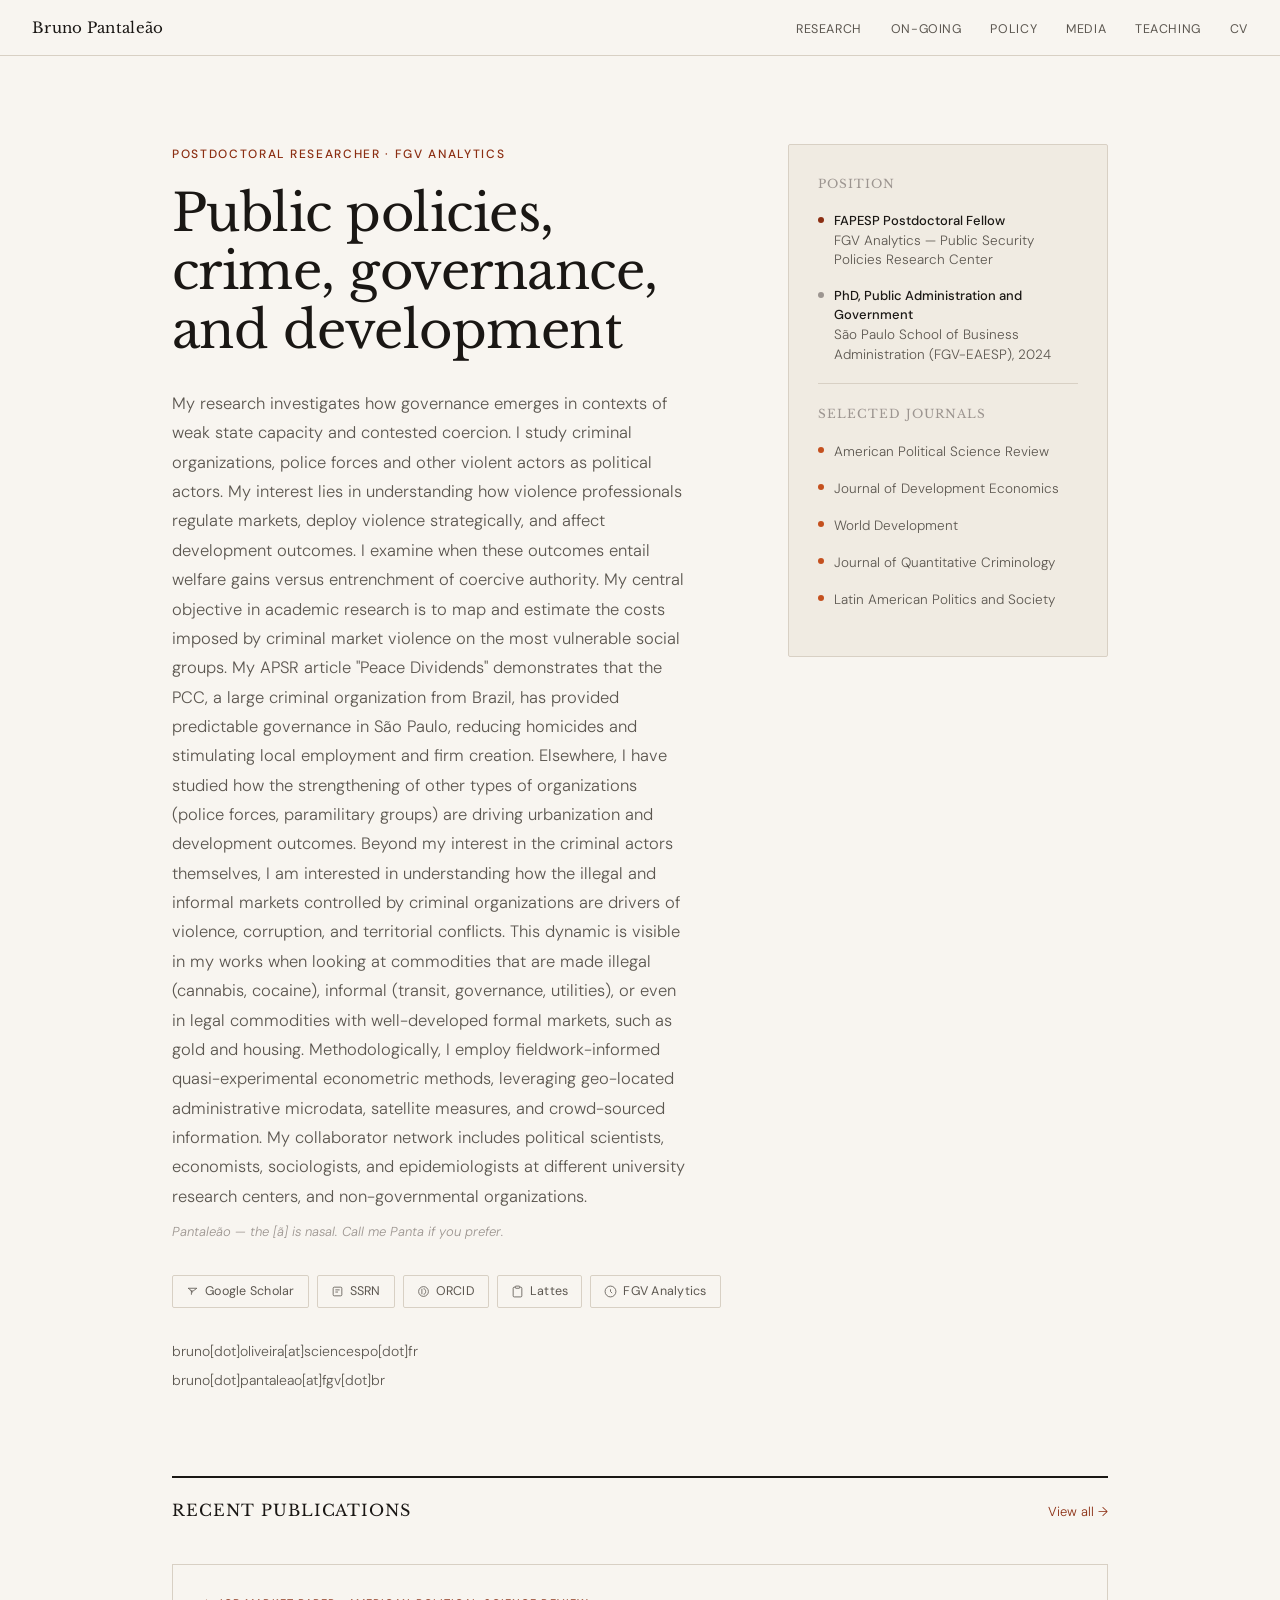
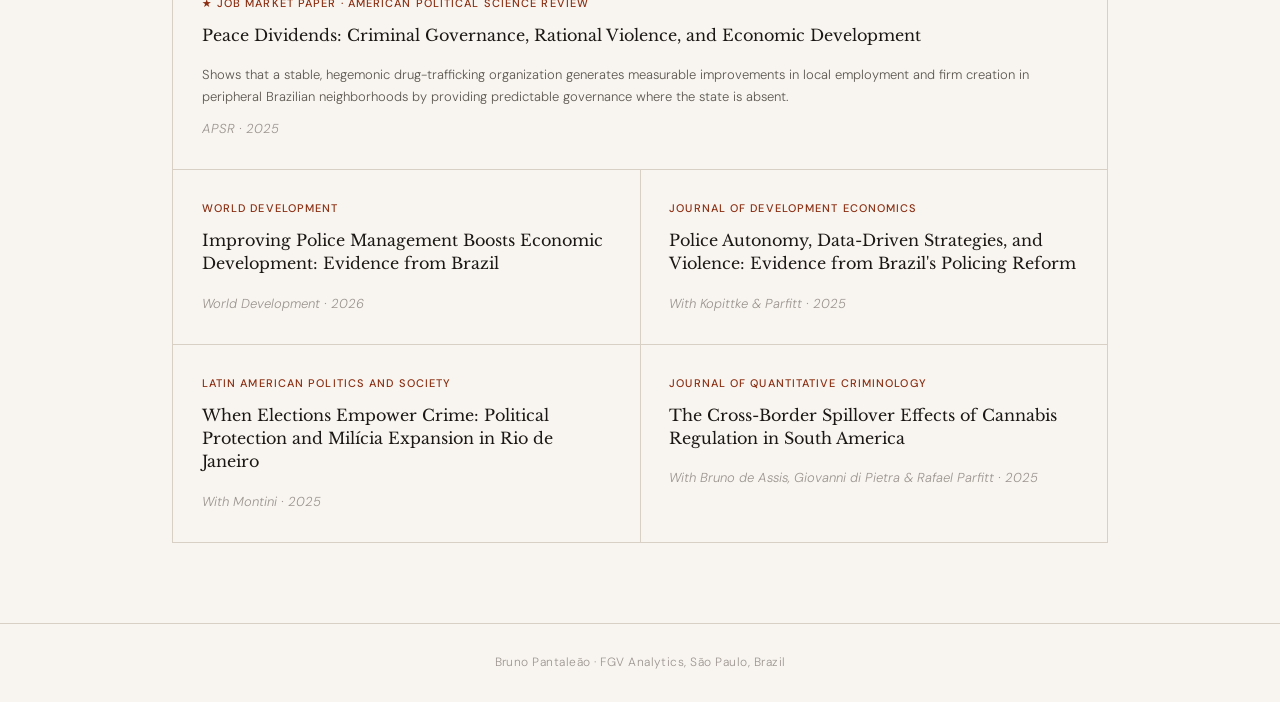
<file: index.html>
<!DOCTYPE html>
<html lang="en">
<head>
<meta charset="UTF-8">
<meta name="viewport" content="width=device-width, initial-scale=1.0">
<title>Bruno Pantaleão — Researcher</title>
<link rel="stylesheet" href="style.css">
<style>
.hero {
  display: grid;
  grid-template-columns: 1fr 320px;
  gap: 4rem;
  max-width: 1000px;
  margin: 0 auto;
  padding: 5.5rem 2rem 5rem;
  align-items: start;
}
.hero-eyebrow {
  font-size: 12px; font-weight: 500;
  letter-spacing: 0.14em; text-transform: uppercase;
  color: var(--accent); margin-bottom: 1.2rem;
}
h1 {
  font-family: var(--serif);
  font-size: clamp(2.2rem, 5vw, 3.2rem);
  font-weight: 400; line-height: 1.15;
  letter-spacing: -0.01em; margin-bottom: 1.8rem;
}
h1 em { font-style: italic; color: var(--accent); }
.hero-bio {
  font-size: 16.5px; line-height: 1.78;
  color: var(--ink-muted); max-width: 520px; margin-bottom: 0.6rem;
}
.hero-bio strong { color: var(--ink); font-weight: 500; }
.pronunc {
  font-size: 13px; color: var(--ink-faint);
  font-style: italic; margin-bottom: 2rem; display: block;
}
.links-row { display: flex; flex-wrap: wrap; gap: 8px; margin-bottom: 1.8rem; }
.email-block { font-size: 14px; color: var(--ink-muted); line-height: 2.1; }
.email-block a {
  color: var(--accent); text-decoration: none;
  border-bottom: 1px solid transparent; transition: border-color 0.2s;
}
.email-block a:hover { border-color: var(--accent); }

/* sidebar */
.sidebar-card {
  background: var(--paper-warm);
  border: 1px solid var(--rule);
  border-radius: 2px; padding: 1.8rem;
  position: sticky; top: 72px;
}
.sidebar-card h3 {
  font-family: var(--serif); font-size: 12px; font-weight: 400;
  letter-spacing: 0.09em; text-transform: uppercase;
  color: var(--ink-faint); margin-bottom: 1.1rem;
}
.affil-item {
  display: flex; gap: 10px; align-items: flex-start;
  margin-bottom: 1.1rem; font-size: 13.5px;
  color: var(--ink-muted); line-height: 1.45;
}
.affil-dot {
  width: 6px; height: 6px; border-radius: 50%;
  background: var(--accent); margin-top: 5px; flex-shrink: 0;
}
.affil-item strong { display: block; color: var(--ink); font-weight: 500; font-size: 13px; }
.sidebar-hr { border: none; border-top: 1px solid var(--rule); margin: 1.2rem 0; }

/* themes */
.section { max-width: 1000px; margin: 0 auto; padding: 0 2rem 5rem; }
.section-header {
  display: flex; align-items: baseline; justify-content: space-between;
  border-top: 2px solid var(--ink); padding-top: 1.2rem; margin-bottom: 2.5rem;
}
.section-header h2 {
  font-family: var(--serif); font-size: 1rem; font-weight: 400;
  letter-spacing: 0.06em; text-transform: uppercase;
}
.section-header a {
  font-size: 13px; color: var(--accent); text-decoration: none;
  border-bottom: 1px solid transparent; transition: border-color 0.2s;
}
.section-header a:hover { border-color: var(--accent); }
.themes-row {
  display: grid; grid-template-columns: repeat(3, 1fr);
  gap: 1px; background: var(--rule);
  border: 1px solid var(--rule); margin-bottom: 4rem;
}
.theme-cell { background: var(--paper); padding: 1.6rem; }
.theme-num {
  font-family: var(--serif); font-size: 1.9rem;
  color: var(--rule); display: block; margin-bottom: 0.4rem;
}
.theme-title {
  font-family: var(--serif); font-size: 1rem;
  font-weight: 400; color: var(--ink); margin-bottom: 0.5rem;
}
.theme-desc { font-size: 13px; line-height: 1.6; color: var(--ink-muted); }

/* featured papers grid */
.papers-grid {
  display: grid; grid-template-columns: 1fr 1fr;
  gap: 1px; background: var(--rule); border: 1px solid var(--rule);
}
.paper-card {
  background: var(--paper); padding: 1.8rem;
  display: flex; flex-direction: column; gap: 0.7rem;
  transition: background 0.18s; text-decoration: none;
}
.paper-card:hover { background: var(--paper-warm); }
.paper-card .paper-badge { margin-bottom: 0; }
.paper-card .paper-title { font-size: 1rem; }
.paper-card .paper-meta { font-size: 13px; color: var(--ink-faint); font-style: italic; margin: 0; }
.paper-card .paper-abstract-short { font-size: 13px; line-height: 1.65; color: var(--ink-muted); }
.paper-full { grid-column: 1 / -1; }

@keyframes fadeUp {
  from { opacity: 0; transform: translateY(14px); }
  to   { opacity: 1; transform: translateY(0); }
}
.hero-text { animation: fadeUp 0.55s ease both; }
.sidebar-card { animation: fadeUp 0.55s 0.12s ease both; }

@media (max-width: 720px) {
  .hero { grid-template-columns: 1fr; padding: 3rem 1.25rem 3rem; gap: 2.5rem; }
  .sidebar-card { position: static; }
  .papers-grid { grid-template-columns: 1fr; }
  .themes-row { grid-template-columns: 1fr; }
  .paper-full { grid-column: 1; }
  .section { padding: 0 1.25rem 4rem; }
}
</style>
</head>
<body>

<nav>
  <a href="index.html" class="nav-name">Bruno Pantaleão</a>
  <ul class="nav-links">
    <li><a href="research.html">Research</a></li>
    <li><a href="ongoing.html">On-going</a></li>
    <li><a href="policy.html">Policy</a></li>
    <li><a href="media.html">Media</a></li>
    <li><a href="teaching.html">Teaching</a></li>
    <li><a href="cv.html">CV</a></li>
  </ul>
</nav>

<section class="hero">
  <div class="hero-text">
    <p class="hero-eyebrow">Postdoctoral Researcher · FGV Analytics</p>
    <h1>Public policies, crime, governance, and development</h1>
    
    <p class="hero-bio">
My research investigates how governance emerges in contexts of weak state capacity and contested coercion. I study criminal organizations, police forces and other violent actors as political actors. My interest lies in understanding how violence professionals regulate markets, deploy violence strategically, and affect development outcomes. I examine when these outcomes entail welfare gains versus entrenchment of coercive authority. My central objective in academic research is to map and estimate the costs imposed by criminal market violence on the most vulnerable social groups. 
My APSR article "Peace Dividends" demonstrates that the PCC, a large criminal organization from Brazil, has provided predictable governance in São Paulo, reducing homicides and stimulating local employment and firm creation. Elsewhere, I have studied how the strengthening of other types of organizations (police forces, paramilitary groups) are driving urbanization and development outcomes.
Beyond my interest in the criminal actors themselves, I am interested in understanding how the illegal and informal markets controlled by criminal organizations are drivers of violence, corruption, and territorial conflicts. This dynamic is visible in my works when looking at commodities that are made illegal (cannabis, cocaine), informal (transit, governance, utilities), or even in legal commodities with well-developed formal markets, such as gold and housing. 
Methodologically, I employ fieldwork-informed quasi-experimental econometric methods, leveraging geo-located administrative microdata, satellite measures, and crowd-sourced information. My collaborator network includes political scientists, economists, sociologists, and epidemiologists at different university research centers, and non-governmental organizations.
    </p>

    <span class="pronunc">Pantaleão — the [ã] is nasal. Call me Panta if you prefer.</span>

    <div class="links-row">
      <a class="link-pill" href="https://scholar.google.fr/citations?user=aN9Eio4AAAAJ&hl=en" target="_blank">
        <svg viewBox="0 0 24 24" fill="none" stroke="currentColor" stroke-width="1.5"><path d="M12 14l-2-2m0 0l-2-2m2 2l2-2m-2 2v6M4 6h16M4 6l8 6 8-6"/></svg>
        Google Scholar
      </a>
      <a class="link-pill" href="https://papers.ssrn.com/Sol3/Cf_Dev/AbsByAuth.cfm?per_id=6332960" target="_blank">
        <svg viewBox="0 0 24 24" fill="none" stroke="currentColor" stroke-width="1.5"><rect x="4" y="4" width="16" height="16" rx="2"/><path d="M8 9h8M8 13h5"/></svg>
        SSRN
      </a>
      <a class="link-pill" href="https://orcid.org/0000-0002-9605-2483" target="_blank">
        <svg viewBox="0 0 24 24" fill="none" stroke="currentColor" stroke-width="1.5"><circle cx="12" cy="12" r="9"/><path d="M9 7v10M12 7c2.5 0 4 1.5 4 5s-1.5 5-4 5"/></svg>
        ORCID
      </a>
      <a class="link-pill" href="http://lattes.cnpq.br/6629468562676391" target="_blank">
        <svg viewBox="0 0 24 24" fill="none" stroke="currentColor" stroke-width="1.5"><path d="M16 4h2a2 2 0 0 1 2 2v14a2 2 0 0 1-2 2H6a2 2 0 0 1-2-2V6a2 2 0 0 1 2-2h2"/><rect x="8" y="2" width="8" height="4" rx="1"/></svg>
        Lattes
      </a>
      <a class="link-pill" href="https://analytics.fgv.br/node/213" target="_blank">
        <svg viewBox="0 0 24 24" fill="none" stroke="currentColor" stroke-width="1.5"><circle cx="12" cy="12" r="10"/><path d="M12 8v4l3 3"/></svg>
        FGV Analytics
      </a>
    </div>

    <div class="email-block">
      bruno[dot]oliveira[at]sciencespo[dot]fr<br>
      bruno[dot]pantaleao[at]fgv[dot]br
    </div>
  </div>

  <aside class="sidebar-card">
    <h3>Position</h3>
    <div class="affil-item">
      <div class="affil-dot"></div>
      <div><strong>FAPESP Postdoctoral Fellow</strong>FGV Analytics — Public Security Policies Research Center</div>
    </div>
    <div class="affil-item">
      <div class="affil-dot" style="background:var(--ink-faint)"></div>
      <div><strong>PhD, Public Administration and Government </strong> São Paulo School of Business Administration (FGV-EAESP), 2024</div>
    </div>
    <hr class="sidebar-hr">
    <h3>Selected Journals</h3>
    <div class="affil-item">
      <div class="affil-dot" style="background:var(--accent-light)"></div>
      <div>American Political Science Review</div>
    </div>
    <div class="affil-item">
      <div class="affil-dot" style="background:var(--accent-light)"></div>
      <div>Journal of Development Economics</div>
    </div>
    <div class="affil-item">
      <div class="affil-dot" style="background:var(--accent-light)"></div>
      <div>World Development</div>
    </div>
    <div class="affil-item">
      <div class="affil-dot" style="background:var(--accent-light)"></div>
      <div>Journal of Quantitative Criminology</div>
    </div>
    <div class="affil-item">
      <div class="affil-dot" style="background:var(--accent-light)"></div>
      <div>Latin American Politics and Society</div>
    </div>
  </aside>
</section>

<section class="section" id="research">
  <div class="section-header">
    <h2>Recent publications</h2>
    <a href="research.html">View all →</a>
  </div>
  <div class="papers-grid">
    <a class="paper-card paper-full" href="https://doi.org/10.1017/S0003055425101354" target="_blank">
      <span class="paper-badge">★ Job Market Paper · American Political Science Review</span>
      <p class="paper-title">Peace Dividends: Criminal Governance, Rational Violence, and Economic Development</p>
      <p class="paper-abstract-short">Shows that a stable, hegemonic drug-trafficking organization generates measurable improvements in local employment and firm creation in peripheral Brazilian neighborhoods by providing predictable governance where the state is absent.</p>
      <span class="paper-meta">APSR · 2025</span>
    </a>
    <a class="paper-card" href="https://doi.org/10.1016/j.worlddev.2026.107345" target="_blank">
      <span class="paper-badge"> World Development</span>
      <p class="paper-title">Improving Police Management Boosts Economic Development: Evidence from Brazil</p>
      <span class="paper-meta">World Development · 2026</span>
    </a>
    <a class="paper-card" href="https://doi.org/10.1016/j.jdeveco.2025.103603" target="_blank">
      <span class="paper-badge">Journal of Development Economics</span>
      <p class="paper-title">Police Autonomy, Data-Driven Strategies, and Violence: Evidence from Brazil's Policing Reform</p>
      <span class="paper-meta">With Kopittke &amp; Parfitt · 2025</span>
    </a>
    <a class="paper-card" href="https://doi.org/10.1017/lap.2025.10026" target="_blank">
      <span class="paper-badge">Latin American Politics and Society</span>
      <p class="paper-title">When Elections Empower Crime: Political Protection and Milícia Expansion in Rio de Janeiro</p>
      <span class="paper-meta">With Montini · 2025</span>
    </a>
     <a class="paper-card" href="https://doi.org/10.1007/s10940-025-09603-z" target="_blank">
      <span class="paper-badge">Journal of Quantitative Criminology</span>
      <p class="paper-title">The Cross-Border Spillover Effects of Cannabis Regulation in South America</p>
      <span class="paper-meta">With Bruno de Assis, Giovanni di Pietra & Rafael Parfitt  · 2025</span>
    </a>
  </div>
</section>

<footer>Bruno Pantaleão · FGV Analytics, São Paulo, Brazil </footer>

</body>
</html>
</file>
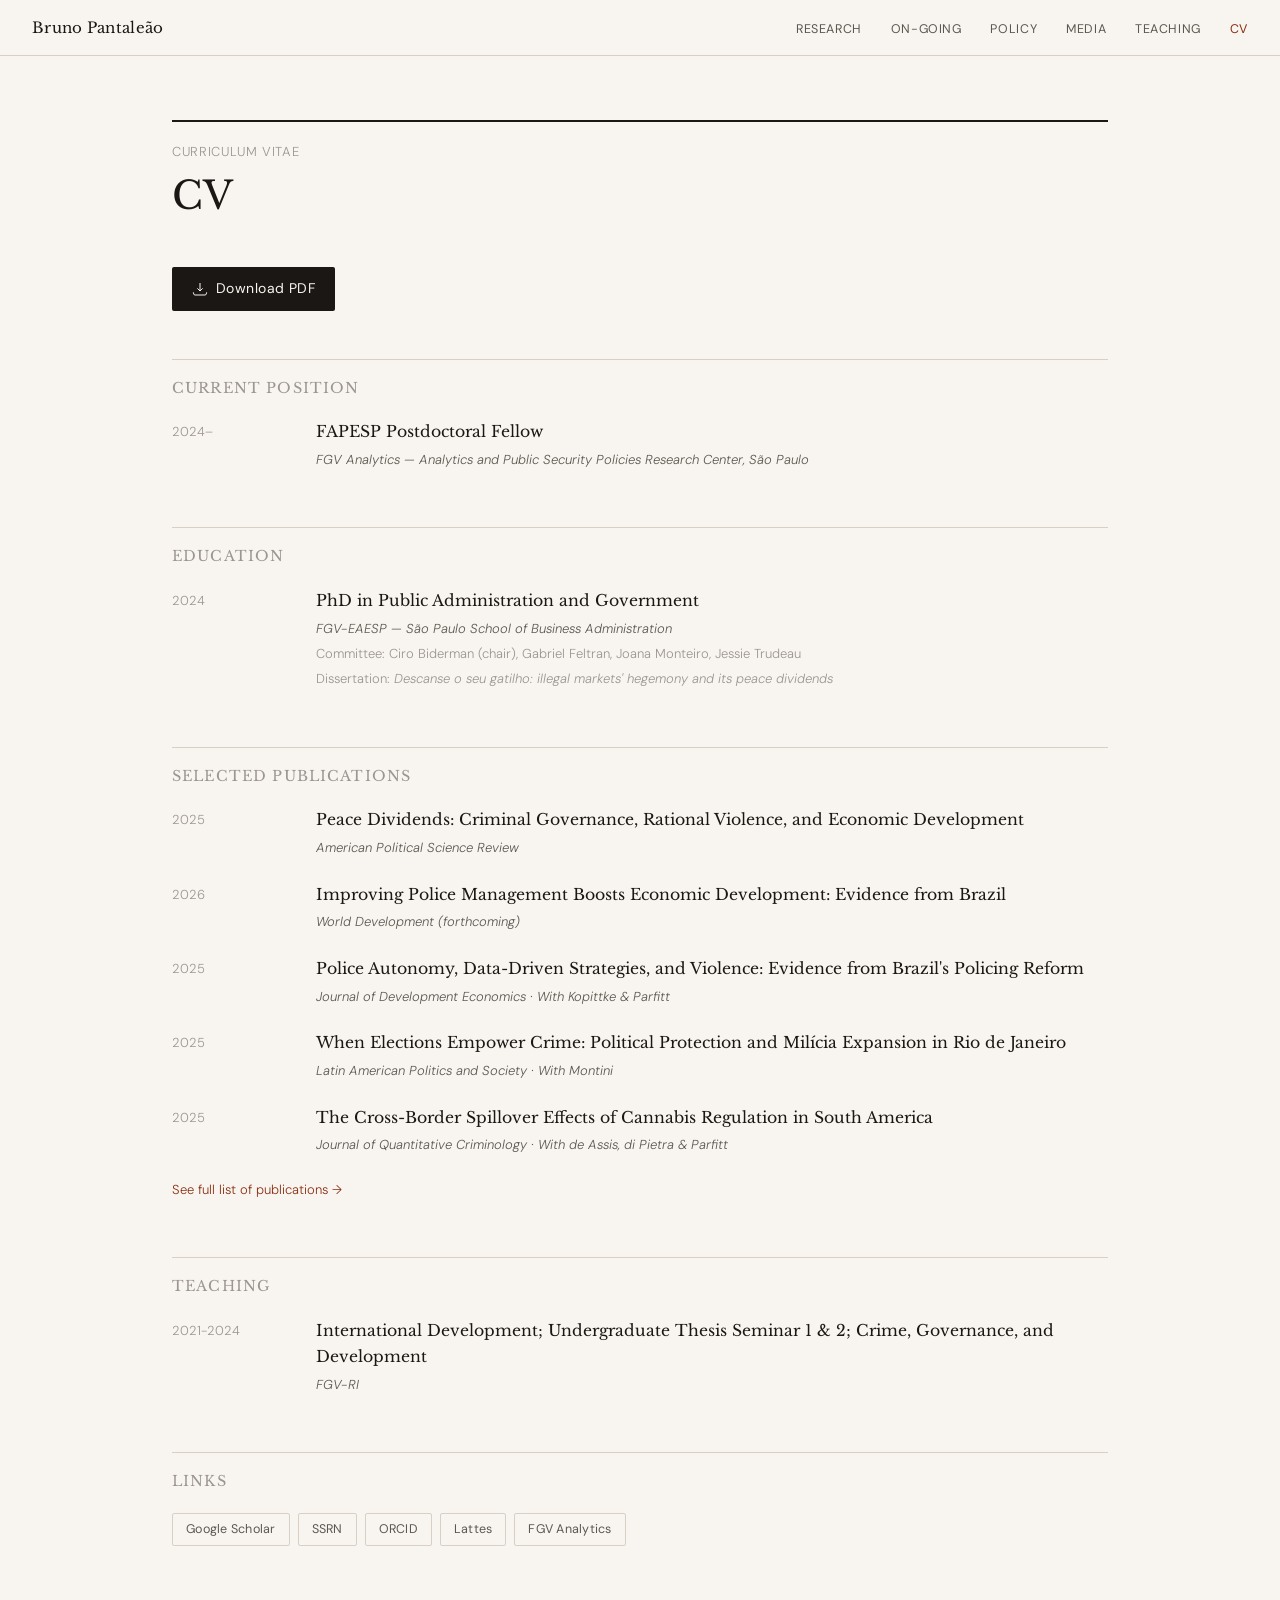
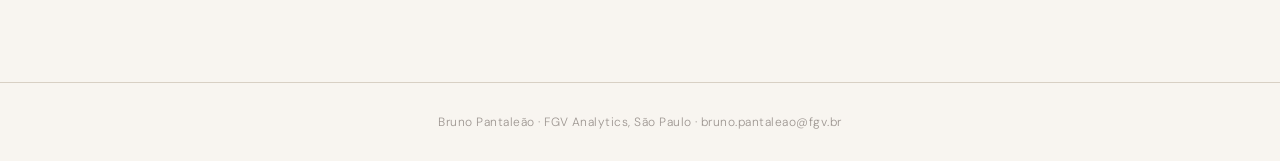
<file: cv.html>
<!DOCTYPE html>
<html lang="en">
<head>
<meta charset="UTF-8">
<meta name="viewport" content="width=device-width, initial-scale=1.0">
<title>CV — Bruno Pantaleão</title>
<link rel="stylesheet" href="style.css">
<style>
.cv-actions {
  display: flex; gap: 12px; flex-wrap: wrap; margin-bottom: 3rem;
}
.cv-download {
  display: inline-flex; align-items: center; gap: 8px;
  padding: 10px 20px;
  background: var(--ink); color: var(--paper);
  text-decoration: none; font-size: 14px; font-weight: 400;
  border-radius: 2px; letter-spacing: 0.03em;
  transition: background 0.18s;
}
.cv-download:hover { background: var(--accent); }
.cv-download svg { width: 16px; height: 16px; }

.cv-section { margin-bottom: 3.5rem; }
.cv-section h2 {
  font-family: var(--serif); font-size: 0.9rem; font-weight: 400;
  letter-spacing: 0.08em; text-transform: uppercase;
  color: var(--ink-faint); margin-bottom: 1.2rem;
  border-top: 1px solid var(--rule); padding-top: 1rem;
}
.cv-row {
  display: grid; grid-template-columns: 120px 1fr;
  gap: 1.5rem; margin-bottom: 1.4rem; align-items: start;
}
.cv-year { font-size: 13px; color: var(--ink-faint); padding-top: 2px; }
.cv-entry-title {
  font-family: var(--serif); font-size: 0.98rem;
  font-weight: 400; color: var(--ink); margin-bottom: 0.2rem;
}
.cv-entry-sub { font-size: 13px; color: var(--ink-muted); font-style: italic; }
.cv-entry-detail { font-size: 13px; color: var(--ink-faint); margin-top: 0.2rem; }

@media (max-width: 500px) {
  .cv-row { grid-template-columns: 1fr; gap: 0.2rem; }
  .cv-year { font-size: 12px; }
}
</style>
</head>
<body>

<nav>
  <a href="index.html" class="nav-name">Bruno Pantaleão</a>
  <ul class="nav-links">
    <li><a href="research.html">Research</a></li>
    <li><a href="ongoing.html">On-going</a></li>
    <li><a href="policy.html">Policy</a></li>
    <li><a href="media.html">Media</a></li>
    <li><a href="teaching.html">Teaching</a></li>
    <li><a href="cv.html" class="active">CV</a></li>
  </ul>
</nav>

<div class="page-wrap">
  <div class="page-header">
    <p class="sub">Curriculum vitae</p>
    <h1>CV</h1>
  </div>

  <div class="cv-actions">
    <a class="cv-download" href="CV_bruno_pantaleao.pdf" target="_blank">
      <svg viewBox="0 0 24 24" fill="none" stroke="currentColor" stroke-width="1.5">
        <path d="M12 15V3m0 12l-4-4m4 4l4-4M2 17l.621 2.485A2 2 0 004.561 21h14.878a2 2 0 001.94-1.515L22 17"/>
      </svg>
      Download PDF
    </a>
  </div>

  <div class="cv-section">
    <h2>Current Position</h2>
    <div class="cv-row">
      <span class="cv-year">2024–</span>
      <div>
        <p class="cv-entry-title">FAPESP Postdoctoral Fellow</p>
        <p class="cv-entry-sub">FGV Analytics — Analytics and Public Security Policies Research Center, São Paulo</p>
      </div>
    </div>
  </div>

  <div class="cv-section">
    <h2>Education</h2>
    <div class="cv-row">
      <span class="cv-year">2024</span>
      <div>
        <p class="cv-entry-title">PhD in Public Administration and Government</p>
        <p class="cv-entry-sub">FGV-EAESP — São Paulo School of Business Administration</p>
        <p class="cv-entry-detail">Committee: Ciro Biderman (chair), Gabriel Feltran, Joana Monteiro, Jessie Trudeau</p>
        <p class="cv-entry-detail">Dissertation: <em>Descanse o seu gatilho: illegal markets' hegemony and its peace dividends</em></p>
      </div>
    </div>
  </div>

  <div class="cv-section">
    <h2>Selected Publications</h2>
    <div class="cv-row">
      <span class="cv-year">2025</span>
      <div>
        <p class="cv-entry-title">Peace Dividends: Criminal Governance, Rational Violence, and Economic Development</p>
        <p class="cv-entry-sub">American Political Science Review</p>
      </div>
    </div>
    <div class="cv-row">
      <span class="cv-year">2026</span>
      <div>
        <p class="cv-entry-title">Improving Police Management Boosts Economic Development: Evidence from Brazil</p>
        <p class="cv-entry-sub">World Development (forthcoming)</p>
      </div>
    </div>
    <div class="cv-row">
      <span class="cv-year">2025</span>
      <div>
        <p class="cv-entry-title">Police Autonomy, Data-Driven Strategies, and Violence: Evidence from Brazil's Policing Reform</p>
        <p class="cv-entry-sub">Journal of Development Economics · With Kopittke &amp; Parfitt</p>
      </div>
    </div>
    <div class="cv-row">
      <span class="cv-year">2025</span>
      <div>
        <p class="cv-entry-title">When Elections Empower Crime: Political Protection and Milícia Expansion in Rio de Janeiro</p>
        <p class="cv-entry-sub">Latin American Politics and Society · With Montini</p>
      </div>
    </div>
    <div class="cv-row">
      <span class="cv-year">2025</span>
      <div>
        <p class="cv-entry-title">The Cross-Border Spillover Effects of Cannabis Regulation in South America</p>
        <p class="cv-entry-sub">Journal of Quantitative Criminology · With de Assis, di Pietra &amp; Parfitt</p>
      </div>
    </div>
    <p style="font-size:13px;color:var(--ink-faint);margin-top:0.5rem;"><a href="research.html" style="color:var(--accent);text-decoration:none;border-bottom:1px solid transparent;" onmouseover="this.style.borderColor='var(--accent)'" onmouseout="this.style.borderColor='transparent'">See full list of publications →</a></p>
  </div>

  <div class="cv-section">
    <h2>Teaching</h2>
    <div class="cv-row">
      <span class="cv-year">2021-2024</span>
      <div>
        <p class="cv-entry-title">International Development; Undergraduate Thesis Seminar 1 &amp; 2; Crime, Governance, and Development</p>
        <p class="cv-entry-sub">FGV-RI</p>
      </div>
    </div>
  </div>

  <div class="cv-section">
    <h2>Links</h2>
    <div style="display:flex;flex-wrap:wrap;gap:8px;">
      <a class="link-pill" href="https://scholar.google.fr/citations?user=aN9Eio4AAAAJ&hl=en" target="_blank">Google Scholar</a>
      <a class="link-pill" href="https://papers.ssrn.com/Sol3/Cf_Dev/AbsByAuth.cfm?per_id=6332960" target="_blank">SSRN</a>
      <a class="link-pill" href="https://orcid.org/0000-0002-9605-2483" target="_blank">ORCID</a>
      <a class="link-pill" href="http://lattes.cnpq.br/6629468562676391" target="_blank">Lattes</a>
      <a class="link-pill" href="https://analytics.fgv.br/node/213" target="_blank">FGV Analytics</a>
    </div>
  </div>

</div>

<footer>Bruno Pantaleão · FGV Analytics, São Paulo · <a href="mailto:bruno.pantaleao@fgv.br" style="color:var(--ink-faint);text-decoration:none;">bruno.pantaleao@fgv.br</a></footer>
</body>
</html>
</file>
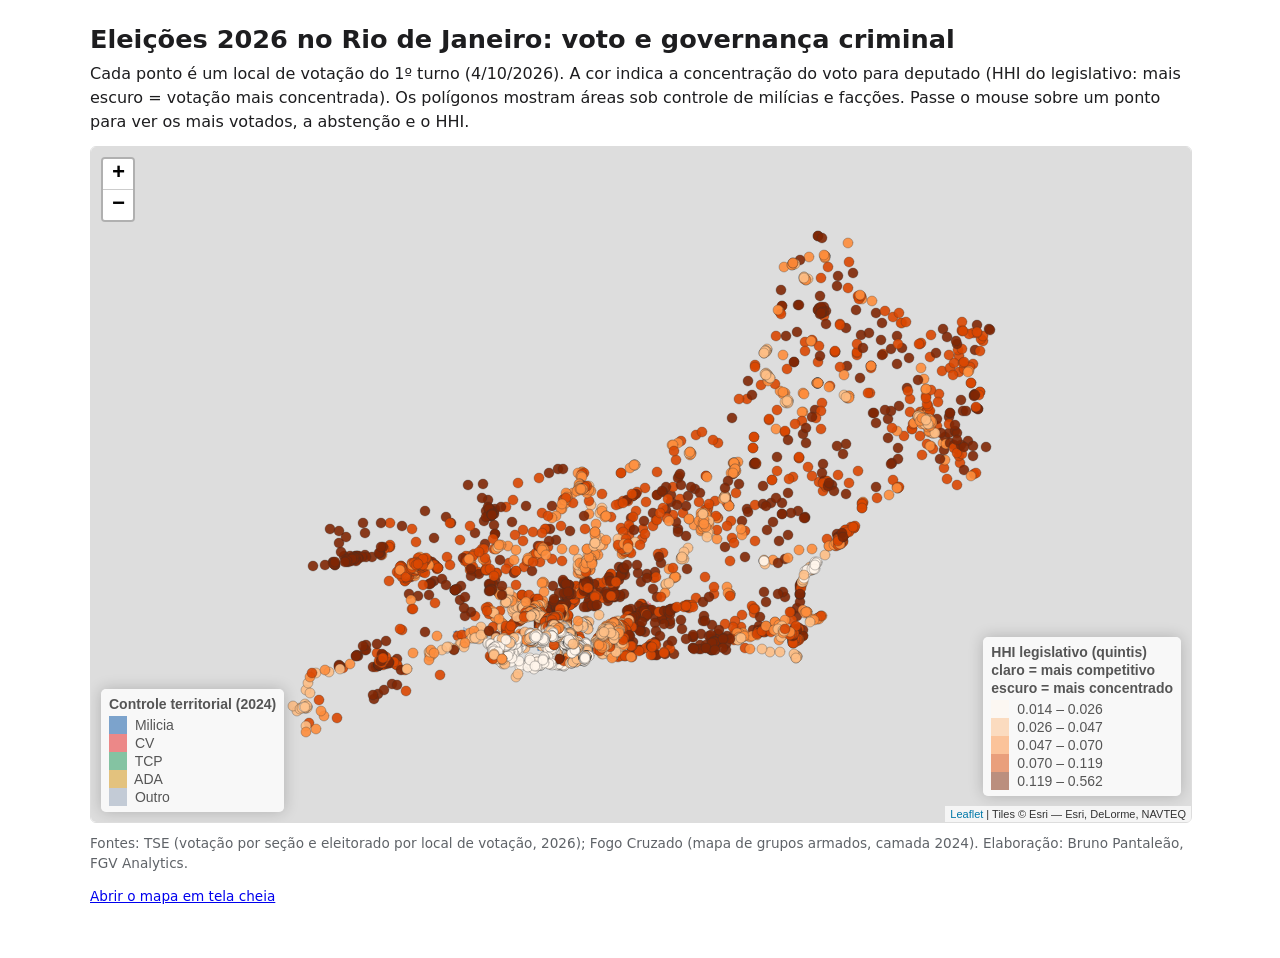
<file: eleicoes-lv.html>
<!doctype html>
<html lang="pt-BR">
<head>
  <meta charset="utf-8">
  <meta name="viewport" content="width=device-width, initial-scale=1">
  <title>Eleições 2026 no Rio de Janeiro: voto e governança criminal</title>
  <style>
    body { margin: 0; font-family: system-ui, -apple-system, "Segoe UI", Roboto, sans-serif; color: #1d1d1f; background: #fff; }
    main { max-width: 1100px; margin: 0 auto; padding: 24px 16px 40px; }
    h1 { font-size: 1.6rem; margin: 0 0 8px; }
    p { line-height: 1.5; margin: 0 0 12px; }
    .mapa { width: 100%; border: 1px solid #ddd; border-radius: 6px; overflow: hidden; }
    .mapa iframe { display: block; width: 100%; height: 75vh; min-height: 480px; border: 0; }
    .fonte { font-size: 0.85rem; color: #5f6368; margin-top: 10px; }
  </style>
</head>
<body>
  <main>
    <h1>Eleições 2026 no Rio de Janeiro: voto e governança criminal</h1>
    <p>Cada ponto é um local de votação do 1º turno (4/10/2026). A cor indica a concentração do voto para deputado
       (HHI do legislativo: mais escuro = votação mais concentrada). Os polígonos mostram áreas sob controle de milícias e facções.
       Passe o mouse sobre um ponto para ver os mais votados, a abstenção e o HHI.</p>

<div class="mapa">
  <iframe src="/mapa_lv_2026_t1.html" title="Mapa dos locais de votação do RJ em 2026"></iframe>
</div>

    <p class="fonte">Fontes: TSE (votação por seção e eleitorado por local de votação, 2026);
       Fogo Cruzado (mapa de grupos armados, camada 2024). Elaboração: Bruno Pantaleão, FGV Analytics.</p>
    <p class="fonte"><a href="/mapa_lv_2026_t1.html" target="_blank" rel="noopener">Abrir o mapa em tela cheia</a></p>
  </main>
</body>
</html>
</file>
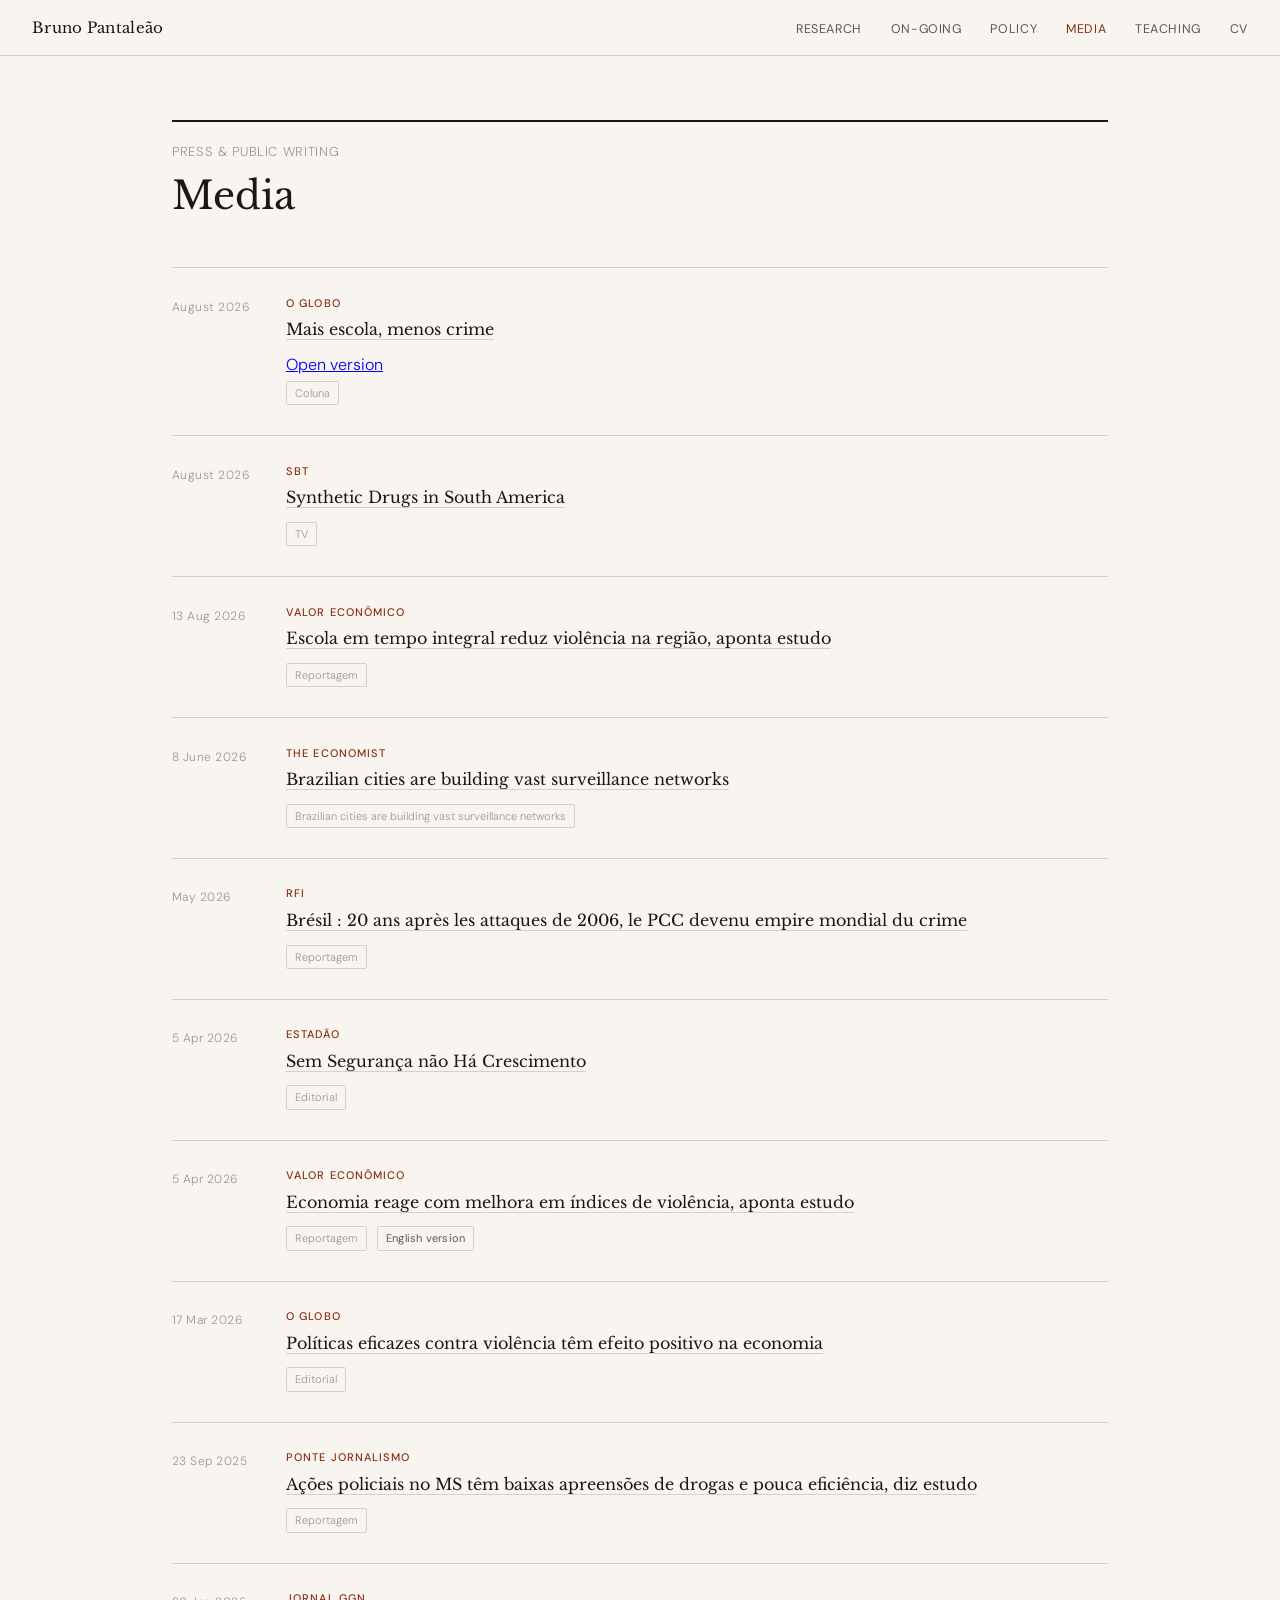
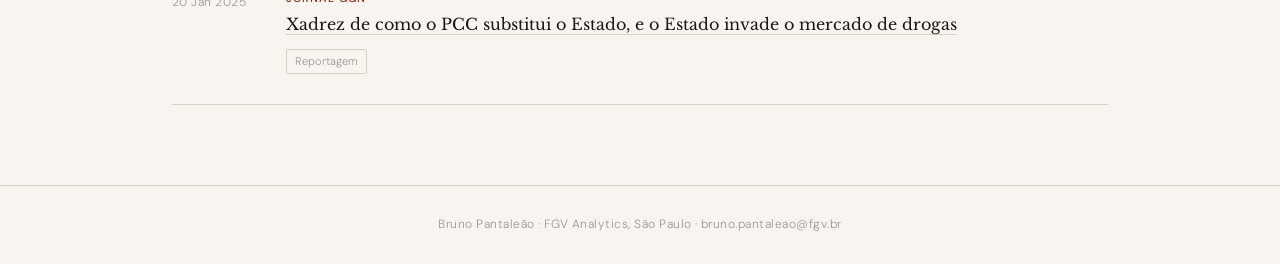
<file: media.html>
<!DOCTYPE html>
<html lang="en">
<head>
<meta charset="UTF-8">
<meta name="viewport" content="width=device-width, initial-scale=1.0">
<title>Media — Bruno Pantaleão</title>
<link rel="stylesheet" href="style.css">
<style>
.media-list { display: flex; flex-direction: column; }
.media-item {
  border-top: 1px solid var(--rule);
  padding: 1.6rem 0;
  display: grid;
  grid-template-columns: 90px 1fr;
  gap: 1.5rem;
  align-items: start;
}
.media-item:last-child { border-bottom: 1px solid var(--rule); }
.media-date {
  font-size: 12px; color: var(--ink-faint);
  letter-spacing: 0.04em; padding-top: 3px;
  white-space: nowrap;
}
.media-outlet {
  font-size: 11px; font-weight: 500;
  letter-spacing: 0.1em; text-transform: uppercase;
  color: var(--accent); margin-bottom: 0.35rem;
}
.media-title {
  font-family: var(--serif); font-size: 1rem;
  font-weight: 400; line-height: 1.45; color: var(--ink);
  margin-bottom: 0.6rem;
}
.media-title a {
  color: inherit; text-decoration: none;
  border-bottom: 1px solid var(--rule);
  transition: border-color 0.2s;
}
.media-title a:hover { border-color: var(--accent); }
.media-type {
  display: inline-block; font-size: 11px;
  padding: 2px 8px; border: 1px solid var(--rule);
  border-radius: 2px; color: var(--ink-faint);
  margin-right: 6px; margin-bottom: 4px;
}
@media (max-width: 500px) {
  .media-item { grid-template-columns: 1fr; gap: 0.3rem; }
}
</style>
</head>
<body>

<nav>
  <a href="index.html" class="nav-name">Bruno Pantaleão</a>
  <ul class="nav-links">
    <li><a href="research.html">Research</a></li>
    <li><a href="ongoing.html">On-going</a></li>
    <li><a href="policy.html">Policy</a></li>
    <li><a href="media.html" class="active">Media</a></li>
    <li><a href="teaching.html">Teaching</a></li>
    <li><a href="cv.html">CV</a></li>
  </ul>
</nav>

<div class="page-wrap">
  <div class="page-header">
    <p class="sub">Press &amp; public writing</p>
    <h1>Media</h1>
  </div>

  <div class="media-list">
    
<div class="media-item">
  <span class="media-date">August 2026</span>
  <div>
    <p class="media-outlet">O Globo</p>
    <p class="media-title"><a href="https://oglobo.globo.com/brasil/antonio-gois/coluna/2026/08/mais-escola-menos-crime.ghtml" target="_blank">Mais escola, menos crime</a></p>
    <p><a href="https://drive.google.com/open?id=1PyEFdUwFz-rY3Nx0EaIZM7fm7hPm28lG&usp=drive_fs" target="_blank">Open version</a></p>
    <span class="media-type">Coluna</span>
  </div>
</div>

<div class="media-item">
  <span class="media-date">August 2026</span>
  <div>
    <p class="media-outlet">SBT</p>
    <p class="media-title"><a href="https://www.youtube.com/watch?v=5OeY1O-fziU" target="_blank">Synthetic Drugs in South America</a></p>
    <span class="media-type">TV</span>
  </div>
</div>
<div class="media-item">
  <span class="media-date">13 Aug 2026</span>
  <div>
    <p class="media-outlet">Valor Econômico</p>
    <p class="media-title"><a href="https://valor.globo.com/brasil/noticia/2026/08/13/escola-em-tempo-integral-reduz-violencia-na-regiao-aponta-estudo.ghtml" target="_blank">Escola em tempo integral reduz violência na região, aponta estudo</a></p>
    <span class="media-type">Reportagem</span>
  </div>
</div>

    

 <div class="media-item">
      <span class="media-date">8 June 2026</span>
      <div>
        <p class="media-outlet">The Economist</p>
        <p class="media-title"><a href="https://www.economist.com/the-americas/2026/07/08/brazilian-cities-are-building-vast-surveillance-networks" target="_blank">Brazilian cities are building vast surveillance networks</a></p>
        <span class="media-type">Brazilian cities are building vast surveillance networks</span>
      </div>
    </div>

   <div class="media-item">
  <span class="media-date">May 2026</span>
  <div>
    <p class="media-outlet">RFI</p>
    <p class="media-title"><a href="https://www.rfi.fr/fr/am%C3%A9riques/20260519-br%C3%A9sil-20-ans-apr%C3%A8s-les-attaques-de-2006-le-pcc-devenu-empire-mondial-du-crime" target="_blank">Brésil : 20 ans après les attaques de 2006, le PCC devenu empire mondial du crime</a></p>
    <span class="media-type">Reportagem</span>
  </div>
</div> 

    <div class="media-item">
      <span class="media-date">5 Apr 2026</span>
      <div>
        <p class="media-outlet">Estadão</p>
        <p class="media-title"><a href="https://www.estadao.com.br/opiniao/sem-seguranca-nao-ha-crescimento/" target="_blank">Sem Segurança não Há Crescimento</a></p>
        <span class="media-type">Editorial</span>
      </div>
    </div>

    <div class="media-item">
      <span class="media-date">5 Apr 2026</span>
      <div>
        <p class="media-outlet">Valor Econômico</p>
        <p class="media-title">
          <a href="https://valor.globo.com/brasil/noticia/2026/03/16/economia-reage-com-melhora-em-indices-de-violencia-aponta-estudo.ghtml" target="_blank">Economia reage com melhora em índices de violência, aponta estudo</a>
        </p>
        <span class="media-type">Reportagem</span>
        <a class="link-pill" href="https://valorinternacional.globo.com/economy/news/2026/03/17/violence-decline-boosts-economic-indicators-study-shows.ghtml" target="_blank" style="font-size:11px;padding:2px 8px;">English version</a>
      </div>
    </div>

    <div class="media-item">
      <span class="media-date">17 Mar 2026</span>
      <div>
        <p class="media-outlet">O Globo</p>
        <p class="media-title"><a href="https://oglobo.globo.com/opiniao/editorial/coluna/2026/03/politicas-eficazes-contra-violencia-tem-efeito-positivo-na-economia.ghtml" target="_blank">Políticas eficazes contra violência têm efeito positivo na economia</a></p>
        <span class="media-type">Editorial</span>
      </div>
    </div>

    <div class="media-item">
      <span class="media-date">23 Sep 2025</span>
      <div>
        <p class="media-outlet">Ponte Jornalismo</p>
        <p class="media-title"><a href="https://ponte.org/acoes-policiais-no-ms-tem-baixas-apreensoes-de-drogas-e-pouca-eficiencia-diz-estudo/" target="_blank">Ações policiais no MS têm baixas apreensões de drogas e pouca eficiência, diz estudo</a></p>
        <span class="media-type">Reportagem</span>
      </div>
    </div>

    <div class="media-item">
      <span class="media-date">20 Jan 2025</span>
      <div>
        <p class="media-outlet">Jornal GGN</p>
        <p class="media-title"><a href="https://jornalggn.com.br/coluna-economica/xadrez-de-como-o-pcc-substitui-o-estado-por-luis-nassif/" target="_blank">Xadrez de como o PCC substitui o Estado, e o Estado invade o mercado de drogas</a></p>
        <span class="media-type">Reportagem</span>
      </div>
    </div>

  </div>
</div>

<footer>Bruno Pantaleão · FGV Analytics, São Paulo · <a href="mailto:bruno.pantaleao@fgv.br" style="color:var(--ink-faint);text-decoration:none;">bruno.pantaleao@fgv.br</a></footer>
</body>
</html>
</file>
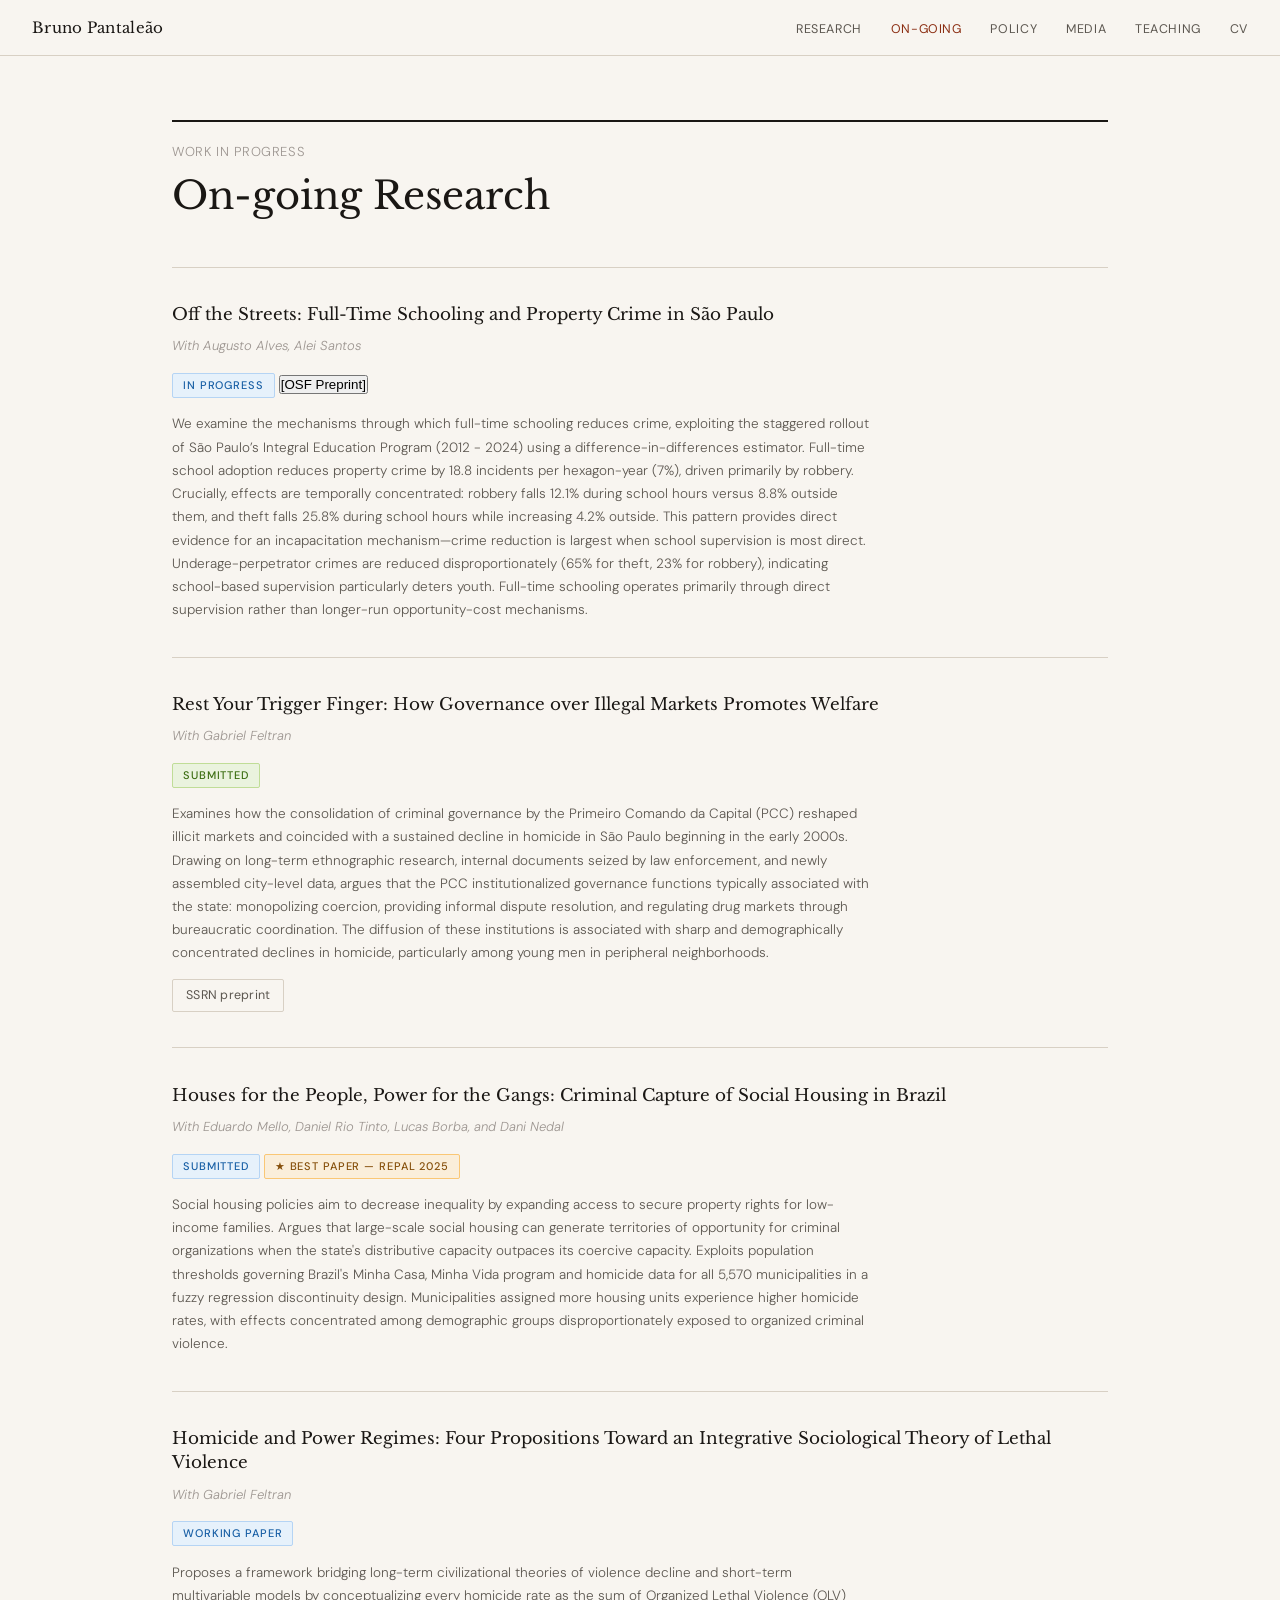
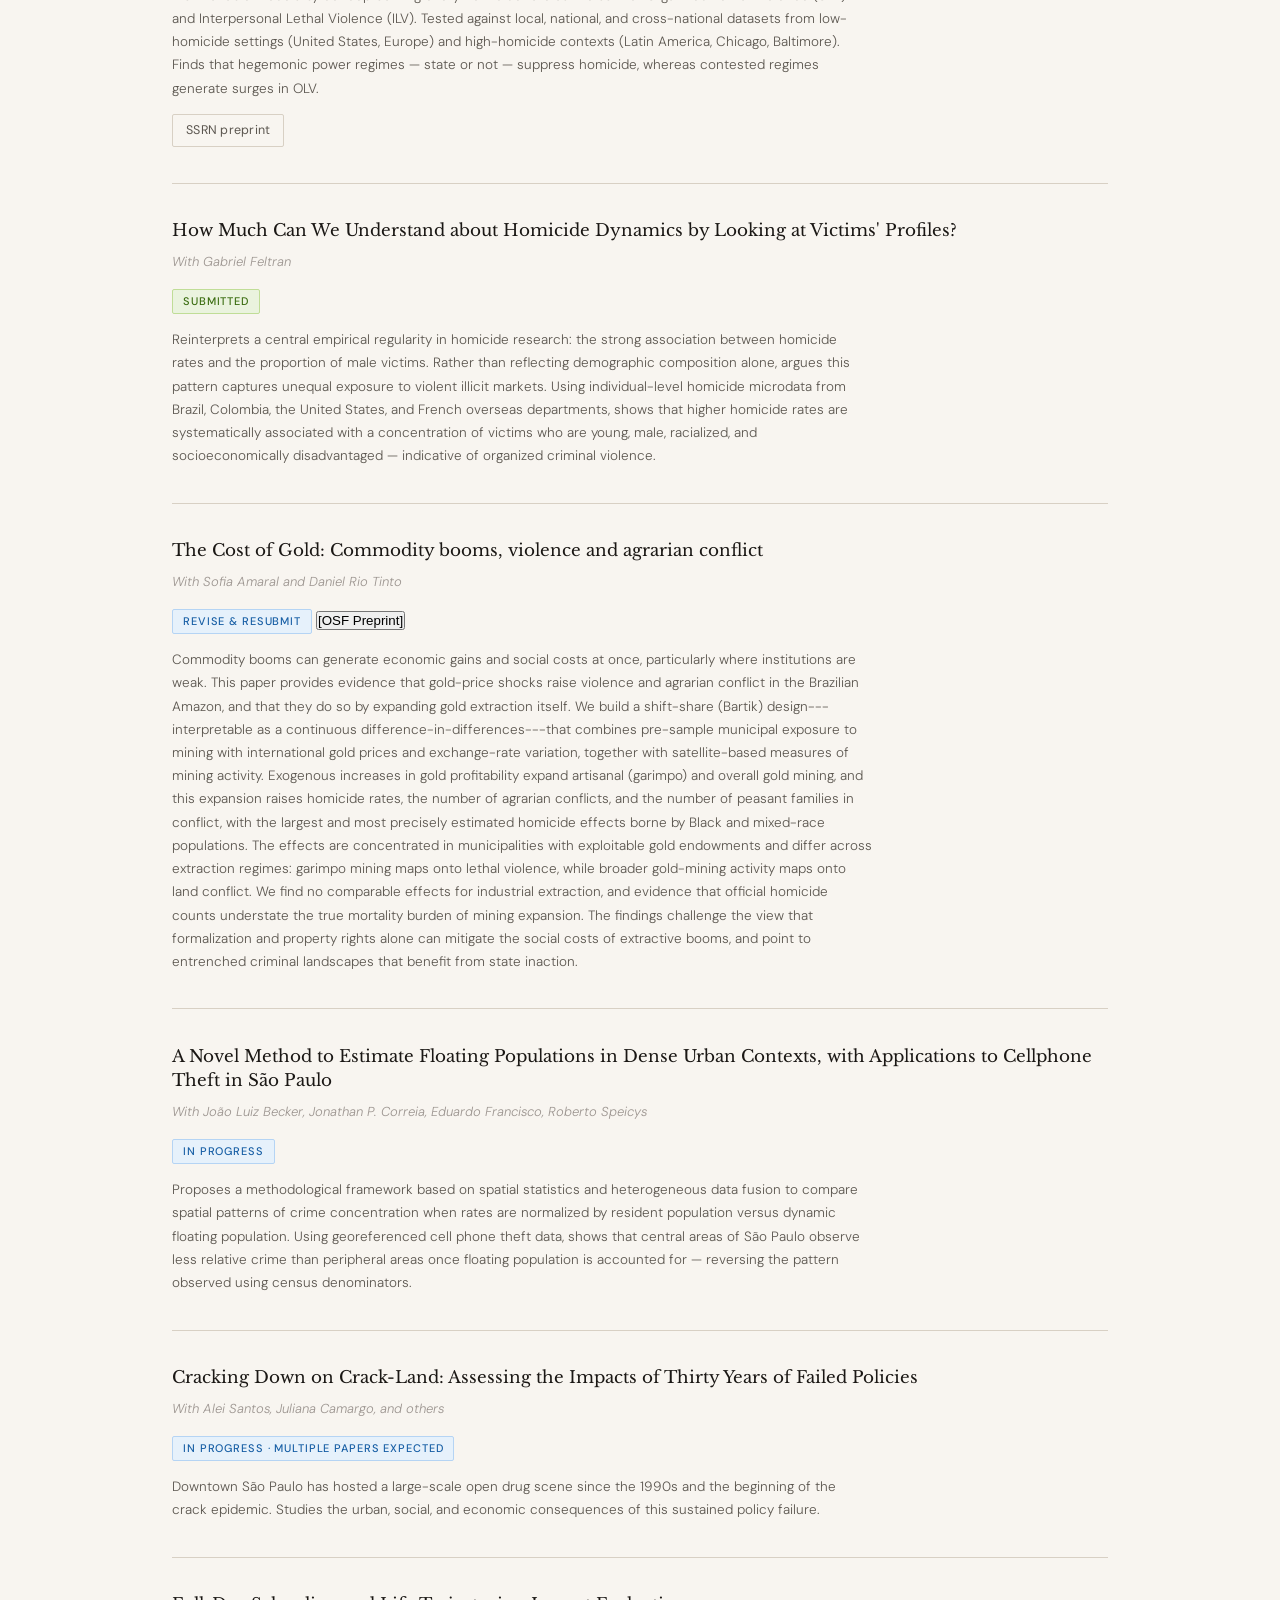
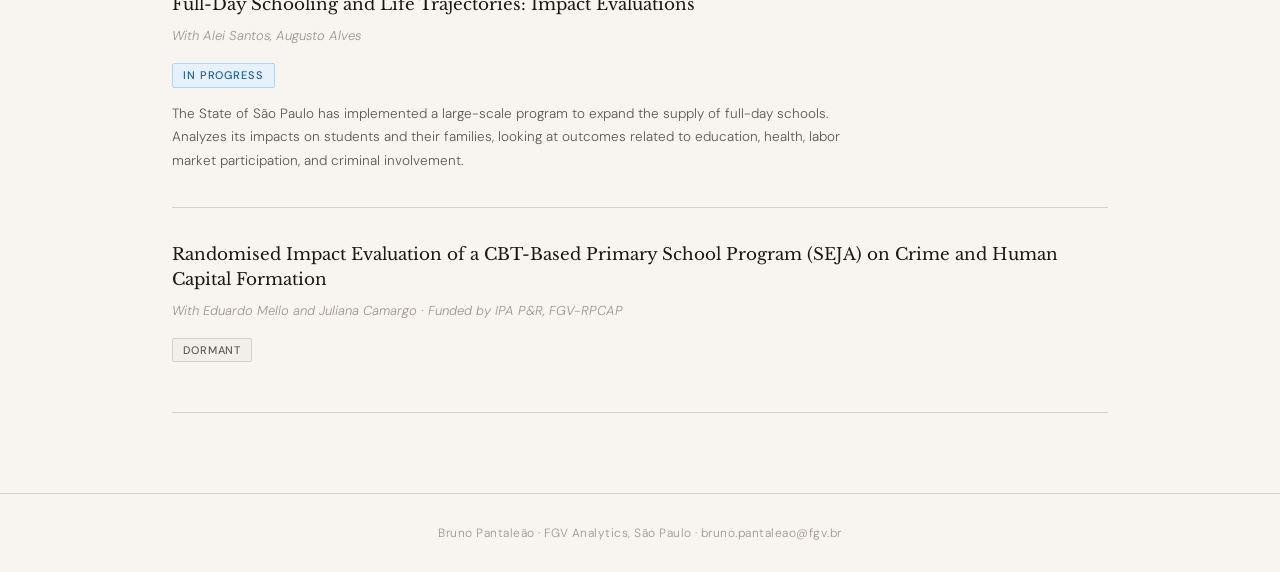
<file: ongoing.html>
<!DOCTYPE html>
<html lang="en">
<head>
<meta charset="UTF-8">
<meta name="viewport" content="width=device-width, initial-scale=1.0">
<title>On-going Research — Bruno Pantaleão</title>
<link rel="stylesheet" href="style.css">
<style>
.ongoing-item {
  border-top: 1px solid var(--rule);
  padding: 2.2rem 0;
}
.ongoing-item:last-child { border-bottom: 1px solid var(--rule); }
.ongoing-title {
  font-family: var(--serif); font-size: 1.05rem;
  font-weight: 400; line-height: 1.45; color: var(--ink);
  margin-bottom: 0.5rem;
}
.ongoing-coauthors {
  font-size: 13px; color: var(--ink-faint);
  font-style: italic; margin-bottom: 0.8rem;
}
.status-pill {
  display: inline-block; padding: 2px 10px;
  font-size: 11px; font-weight: 500; letter-spacing: 0.08em;
  text-transform: uppercase; border-radius: 2px;
  margin-bottom: 0.9rem;
}
.status-submitted { background: #eaf3de; color: #3b6d11; border: 1px solid #c0dd97; }
.status-progress  { background: #e6f1fb; color: #185fa5; border: 1px solid #b5d4f4; }
.status-dormant   { background: #f1efe8; color: #5f5e5a; border: 1px solid #d3d1c7; }
.status-award     { background: #faeeda; color: #854f0b; border: 1px solid #fac775; }
.ongoing-abstract {
  font-size: 13.5px; line-height: 1.72; color: var(--ink-muted);
  max-width: 700px;
}
.ongoing-links { display: flex; flex-wrap: wrap; gap: 8px; margin-top: 0.9rem; }
</style>
</head>
<body>

<nav>
  <a href="index.html" class="nav-name">Bruno Pantaleão</a>
  <ul class="nav-links">
    <li><a href="research.html">Research</a></li>
    <li><a href="ongoing.html" class="active">On-going</a></li>
    <li><a href="policy.html">Policy</a></li>
    <li><a href="media.html">Media</a></li>
    <li><a href="teaching.html">Teaching</a></li>
    <li><a href="cv.html">CV</a></li>
  </ul>
</nav>

<div class="page-wrap">
  <div class="page-header">
    <p class="sub">Work in progress</p>
    <h1>On-going Research</h1>
  </div>
 
    
  <div>  
<div class="ongoing-item">
  <p class="ongoing-title"> Off the Streets: Full-Time Schooling and Property Crime in São Paulo</p>
   <p class="ongoing-coauthors">With Augusto Alves, Alei Santos</p>

  <span class="status-pill status-progress">In progress</span>
  <a href="https://osf.io/preprints/socarxiv/8a6t7_v2" target="_blank" rel="noopener noreferrer">
    <button class="preprint-btn">[OSF Preprint]</button>
  </a>
  
  <p class="ongoing-abstract">
We examine the mechanisms through which full-time schooling reduces crime, exploiting the staggered rollout of São Paulo’s Integral Education Program (2012 - 2024) using a difference-in-differences estimator. Full-time school adoption reduces property crime by 18.8 incidents per hexagon-year (7%), driven primarily by robbery. Crucially, effects are temporally concentrated: robbery falls 12.1%
during school hours versus 8.8% outside them, and theft falls 25.8% during school hours while increasing 4.2% outside. This pattern provides direct evidence for an incapacitation mechanism—crime reduction is largest when school supervision is most direct. Underage-perpetrator crimes are reduced disproportionately (65% for theft, 23% for robbery), indicating school-based supervision particularly deters youth. Full-time schooling operates primarily through direct supervision rather than longer-run opportunity-cost mechanisms.  </p>
</div>


    <div class="ongoing-item">
      <p class="ongoing-title">Rest Your Trigger Finger: How Governance over Illegal Markets Promotes Welfare</p>
      <p class="ongoing-coauthors">With Gabriel Feltran</p>
      <span class="status-pill status-submitted">Submitted</span>
      <p class="ongoing-abstract">
        Examines how the consolidation of criminal governance by the Primeiro Comando da Capital (PCC) reshaped illicit markets and coincided with a sustained decline in homicide in São Paulo beginning in the early 2000s. Drawing on long-term ethnographic research, internal documents seized by law enforcement, and newly assembled city-level data, argues that the PCC institutionalized governance functions typically associated with the state: monopolizing coercion, providing informal dispute resolution, and regulating drug markets through bureaucratic coordination. The diffusion of these institutions is associated with sharp and demographically concentrated declines in homicide, particularly among young men in peripheral neighborhoods.
      </p>
      <div class="ongoing-links">
        <a class="link-pill" href="https://papers.ssrn.com/sol3/papers.cfm?abstract_id=6357759" target="_blank">SSRN preprint</a>
      </div>
    </div>

    <div class="ongoing-item">
      <p class="ongoing-title">Houses for the People, Power for the Gangs: Criminal Capture of Social Housing in Brazil</p>
      <p class="ongoing-coauthors">With Eduardo Mello, Daniel Rio Tinto, Lucas Borba, and Dani Nedal</p>
      <span class="status-pill status-progress">Submitted</span>
      <span class="status-pill status-award">★ Best Paper — REPAL 2025</span>
      <p class="ongoing-abstract">
        Social housing policies aim to decrease inequality by expanding access to secure property rights for low-income families. Argues that large-scale social housing can generate territories of opportunity for criminal organizations when the state's distributive capacity outpaces its coercive capacity. Exploits population thresholds governing Brazil's Minha Casa, Minha Vida program and homicide data for all 5,570 municipalities in a fuzzy regression discontinuity design. Municipalities assigned more housing units experience higher homicide rates, with effects concentrated among demographic groups disproportionately exposed to organized criminal violence.
      </p>
    </div>

    <div class="ongoing-item">
      <p class="ongoing-title">Homicide and Power Regimes: Four Propositions Toward an Integrative Sociological Theory of Lethal Violence</p>
      <p class="ongoing-coauthors">With Gabriel Feltran</p>
      <span class="status-pill status-progress">Working paper</span>
      <p class="ongoing-abstract">
        Proposes a framework bridging long-term civilizational theories of violence decline and short-term multivariable models by conceptualizing every homicide rate as the sum of Organized Lethal Violence (OLV) and Interpersonal Lethal Violence (ILV). Tested against local, national, and cross-national datasets from low-homicide settings (United States, Europe) and high-homicide contexts (Latin America, Chicago, Baltimore). Finds that hegemonic power regimes — state or not — suppress homicide, whereas contested regimes generate surges in OLV.
      </p>
      <div class="ongoing-links">
        <a class="link-pill" href="https://papers.ssrn.com/sol3/papers.cfm?abstract_id=6357178" target="_blank">SSRN preprint</a>
      </div>
    </div>

    <div class="ongoing-item">
      <p class="ongoing-title">How Much Can We Understand about Homicide Dynamics by Looking at Victims' Profiles?</p>
      <p class="ongoing-coauthors">With Gabriel Feltran</p>
      <span class="status-pill status-submitted">Submitted</span>
      <p class="ongoing-abstract">
        Reinterprets a central empirical regularity in homicide research: the strong association between homicide rates and the proportion of male victims. Rather than reflecting demographic composition alone, argues this pattern captures unequal exposure to violent illicit markets. Using individual-level homicide microdata from Brazil, Colombia, the United States, and French overseas departments, shows that higher homicide rates are systematically associated with a concentration of victims who are young, male, racialized, and socioeconomically disadvantaged — indicative of organized criminal violence.
      </p>
    </div>

<div class="ongoing-item">
  <p class="ongoing-title"> The Cost of Gold: Commodity booms, violence and agrarian conflict</p>
  <p class="ongoing-coauthors">With Sofia Amaral and Daniel Rio Tinto</p>
    <span class="status-pill status-progress">Revise & Resubmit</span>
  <a href="https://osf.io/preprints/socarxiv/hc9w2_v2" target="_blank" rel="noopener noreferrer">
    <button class="preprint-btn">[OSF Preprint]</button>
  </a>
    <p class="ongoing-abstract">
   Commodity booms can generate economic gains and social costs at once, particularly where institutions are weak. This paper provides evidence that gold-price shocks raise violence and agrarian conflict in the Brazilian Amazon, and that they do so by expanding gold extraction itself. We build a shift-share (Bartik) design---interpretable as a continuous difference-in-differences---that combines pre-sample municipal exposure to mining with international gold prices and exchange-rate variation, together with satellite-based measures of mining activity. Exogenous increases in gold profitability expand artisanal (garimpo) and overall gold mining, and this expansion raises homicide rates, the number of agrarian conflicts, and the number of peasant families in conflict, with the largest and most precisely estimated homicide effects borne by Black and mixed-race populations. The effects are concentrated in municipalities with exploitable gold endowments and differ across extraction regimes: garimpo mining maps onto lethal violence, while broader gold-mining activity maps onto land conflict. We find no comparable effects for industrial extraction, and evidence that official homicide counts understate the true mortality burden of mining expansion. The findings challenge the view that formalization and property rights alone can mitigate the social costs of extractive booms, and point to entrenched criminal landscapes that benefit from state inaction.
  </p>
</div>

    <div class="ongoing-item">
      <p class="ongoing-title">A Novel Method to Estimate Floating Populations in Dense Urban Contexts, with Applications to Cellphone Theft in São Paulo</p>
      <p class="ongoing-coauthors">With João Luiz Becker, Jonathan P. Correia, Eduardo Francisco, Roberto Speicys</p>
      <span class="status-pill status-progress">In progress</span>
      <p class="ongoing-abstract">
        Proposes a methodological framework based on spatial statistics and heterogeneous data fusion to compare spatial patterns of crime concentration when rates are normalized by resident population versus dynamic floating population. Using georeferenced cell phone theft data, shows that central areas of São Paulo observe less relative crime than peripheral areas once floating population is accounted for — reversing the pattern observed using census denominators.
      </p>
    </div>

    <div class="ongoing-item">
      <p class="ongoing-title">Cracking Down on Crack-Land: Assessing the Impacts of Thirty Years of Failed Policies</p>
      <p class="ongoing-coauthors">With Alei Santos, Juliana Camargo, and others</p>
      <span class="status-pill status-progress">In progress · Multiple papers expected</span>
      <p class="ongoing-abstract">
        Downtown São Paulo has hosted a large-scale open drug scene since the 1990s and the beginning of the crack epidemic. Studies the urban, social, and economic consequences of this sustained policy failure.
      </p>
    </div>

    <div class="ongoing-item">
      <p class="ongoing-title">Full-Day Schooling and Life Trajectories: Impact Evaluations</p>
      <p class="ongoing-coauthors">With Alei Santos, Augusto Alves</p>
      <span class="status-pill status-progress">In progress</span>
      <p class="ongoing-abstract">
        The State of São Paulo has implemented a large-scale program to expand the supply of full-day schools. Analyzes its impacts on students and their families, looking at outcomes related to education, health, labor market participation, and criminal involvement.
      </p>
    </div>

    <div class="ongoing-item">
      <p class="ongoing-title">Randomised Impact Evaluation of a CBT-Based Primary School Program (SEJA) on Crime and Human Capital Formation</p>
      <p class="ongoing-coauthors">With Eduardo Mello and Juliana Camargo · Funded by IPA P&amp;R, FGV-RPCAP</p>
      <span class="status-pill status-dormant">Dormant</span>
    </div>

  </div>
</div>

<footer>Bruno Pantaleão · FGV Analytics, São Paulo · <a href="mailto:bruno.pantaleao@fgv.br" style="color:var(--ink-faint);text-decoration:none;">bruno.pantaleao@fgv.br</a></footer>
</body>
</html>
</file>
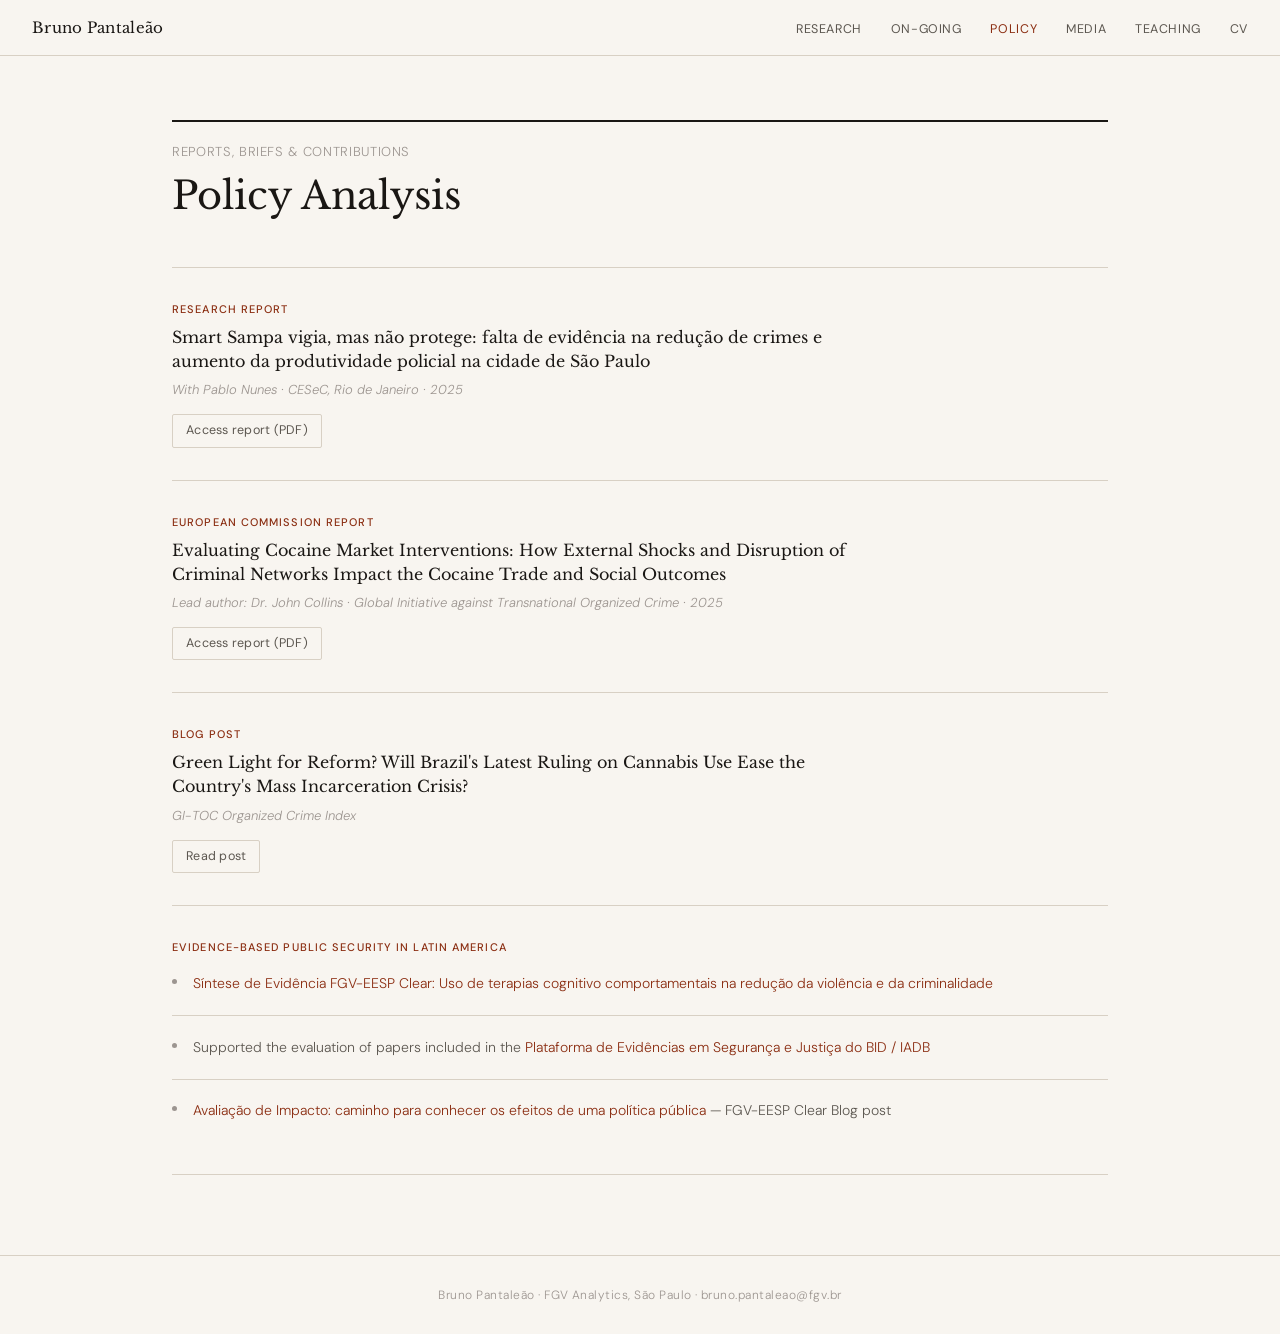
<file: policy.html>
<!DOCTYPE html>
<html lang="en">
<head>
<meta charset="UTF-8">
<meta name="viewport" content="width=device-width, initial-scale=1.0">
<title>Policy Analysis — Bruno Pantaleão</title>
<link rel="stylesheet" href="style.css">
<style>
.policy-item {
  border-top: 1px solid var(--rule);
  padding: 2rem 0;
}
.policy-item:last-child { border-bottom: 1px solid var(--rule); }
.policy-type {
  font-size: 11px; font-weight: 500;
  letter-spacing: 0.1em; text-transform: uppercase;
  color: var(--accent); margin-bottom: 0.4rem;
}
.policy-title {
  font-family: var(--serif); font-size: 1rem;
  font-weight: 400; line-height: 1.5; color: var(--ink);
  margin-bottom: 0.4rem; max-width: 680px;
}
.policy-meta {
  font-size: 13px; color: var(--ink-faint);
  font-style: italic; margin-bottom: 0.8rem;
}
.policy-links { display: flex; flex-wrap: wrap; gap: 8px; margin-top: 0.6rem; }

.sub-list { margin-top: 1rem; padding-left: 0; list-style: none; }
.sub-list li {
  border-top: 1px solid var(--rule);
  padding: 1.2rem 0;
  display: flex; gap: 1rem; align-items: start;
  font-size: 14px; color: var(--ink-muted);
}
.sub-list li:first-child { border-top: none; padding-top: 0; }
.sub-dot {
  width: 5px; height: 5px; border-radius: 50%;
  background: var(--ink-faint); margin-top: 7px; flex-shrink: 0;
}
.sub-list a { color: var(--accent); text-decoration: none; border-bottom: 1px solid transparent; transition: border-color 0.2s; }
.sub-list a:hover { border-color: var(--accent); }
</style>
</head>
<body>

<nav>
  <a href="index.html" class="nav-name">Bruno Pantaleão</a>
  <ul class="nav-links">
    <li><a href="research.html">Research</a></li>
    <li><a href="ongoing.html">On-going</a></li>
    <li><a href="policy.html" class="active">Policy</a></li>
    <li><a href="media.html">Media</a></li>
    <li><a href="teaching.html">Teaching</a></li>
    <li><a href="cv.html">CV</a></li>
  </ul>
</nav>

<div class="page-wrap">
  <div class="page-header">
    <p class="sub">Reports, briefs &amp; contributions</p>
    <h1>Policy Analysis</h1>
  </div>

  <div>

    <div class="policy-item">
      <p class="policy-type">Research Report</p>
      <p class="policy-title">Smart Sampa vigia, mas não protege: falta de evidência na redução de crimes e aumento da produtividade policial na cidade de São Paulo</p>
      <p class="policy-meta">With Pablo Nunes · CESeC, Rio de Janeiro · 2025</p>
      <div class="policy-links">
        <a class="link-pill" href="https://cesecseguranca.com.br/wp-content/uploads/2025/07/O-PANOPTICO_Smart-Sampa-vigia-mas-n%C3%A3o-protege-falta-de-evid%C3%AAncia-na-redu%C3%A7%C3%A3o-de-crimes-e-aumento-da-produtividade-policial-na-cidade-de-S%C3%A3o-Paulo.pdf" target="_blank">Access report (PDF)</a>
      </div>
    </div>

    <div class="policy-item">
      <p class="policy-type">European Commission Report</p>
      <p class="policy-title">Evaluating Cocaine Market Interventions: How External Shocks and Disruption of Criminal Networks Impact the Cocaine Trade and Social Outcomes</p>
      <p class="policy-meta">Lead author: Dr. John Collins · Global Initiative against Transnational Organized Crime · 2025</p>
      <div class="policy-links">
        <a class="link-pill" href="https://globalinitiative.net/wp-content/uploads/2025/02/MASIF-Study-on-Evaluating-Drug-Market-Intervention-FINAL-1.pdf" target="_blank">Access report (PDF)</a>
      </div>
    </div>

    <div class="policy-item">
      <p class="policy-type">Blog Post</p>
      <p class="policy-title">Green Light for Reform? Will Brazil's Latest Ruling on Cannabis Use Ease the Country's Mass Incarceration Crisis?</p>
      <p class="policy-meta">GI-TOC Organized Crime Index</p>
      <div class="policy-links">
        <a class="link-pill" href="https://globalinitiative.net/analysis/will-brazils-latest-ruling-on-cannabis-use-ease-the-countrys-mass-incarceration-crisis/" target="_blank">Read post</a>
      </div>
    </div>

    <div class="policy-item">
      <p class="policy-type">Evidence-based Public Security in Latin America</p>
      <ul class="sub-list">
        <li>
          <div class="sub-dot"></div>
          <div><a href="https://fgvclear.org/website/wp-content/uploads/03-sintese-seguranca-ok.pdf" target="_blank">Síntese de Evidência FGV-EESP Clear: Uso de terapias cognitivo comportamentais na redução da violência e da criminalidade</a></div>
        </li>
        <li>
          <div class="sub-dot"></div>
          <div>Supported the evaluation of papers included in the <a href="https://plataformadeevidencias.iadb.org/" target="_blank">Plataforma de Evidências em Segurança e Justiça do BID / IADB</a></div>
        </li>
        <li>
          <div class="sub-dot"></div>
          <div><a href="https://fgvclear.org/avaliacao-de-impacto-caminho-para-conhecer-os-efeitos-de-uma-politica-publica/" target="_blank">Avaliação de Impacto: caminho para conhecer os efeitos de uma política pública</a> — FGV-EESP Clear Blog post</div>
        </li>
      </ul>
    </div>

  </div>
</div>

<footer>Bruno Pantaleão · FGV Analytics, São Paulo · <a href="mailto:bruno.pantaleao@fgv.br" style="color:var(--ink-faint);text-decoration:none;">bruno.pantaleao@fgv.br</a></footer>
</body>
</html>
</file>
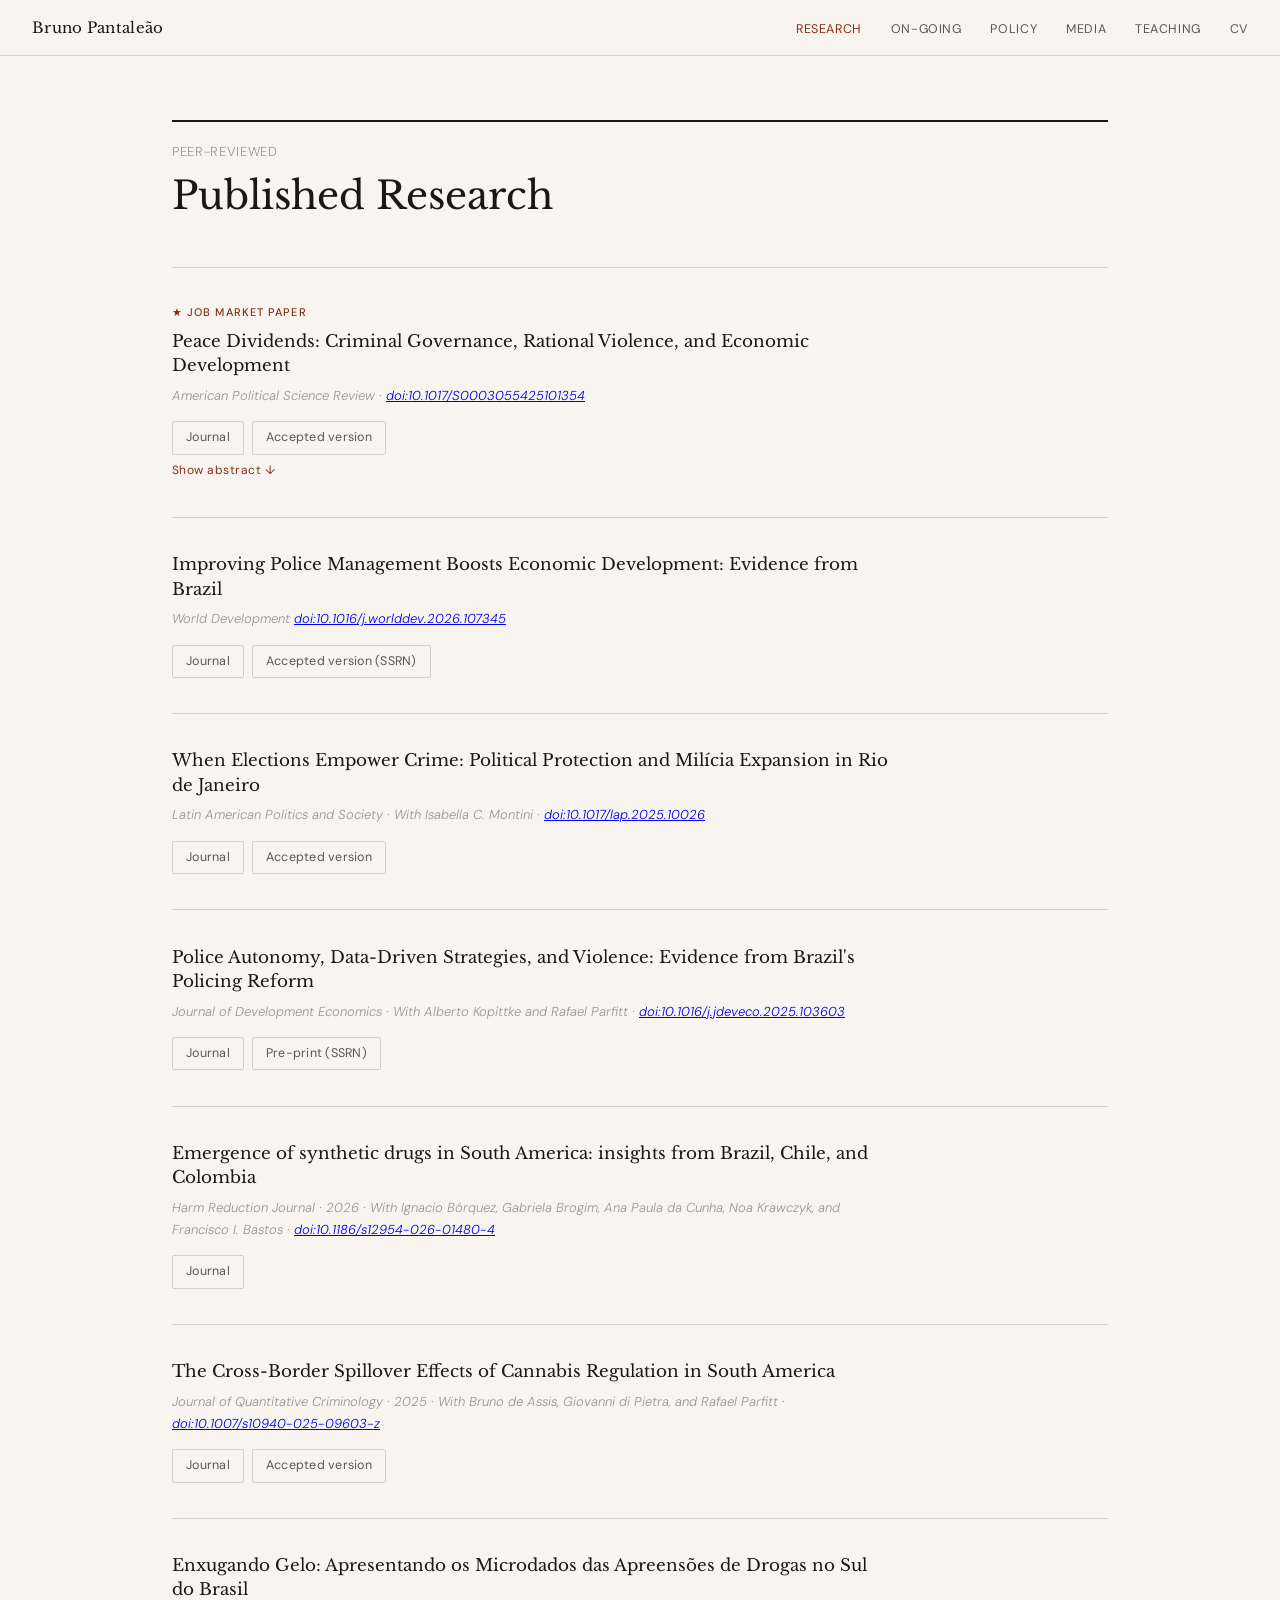
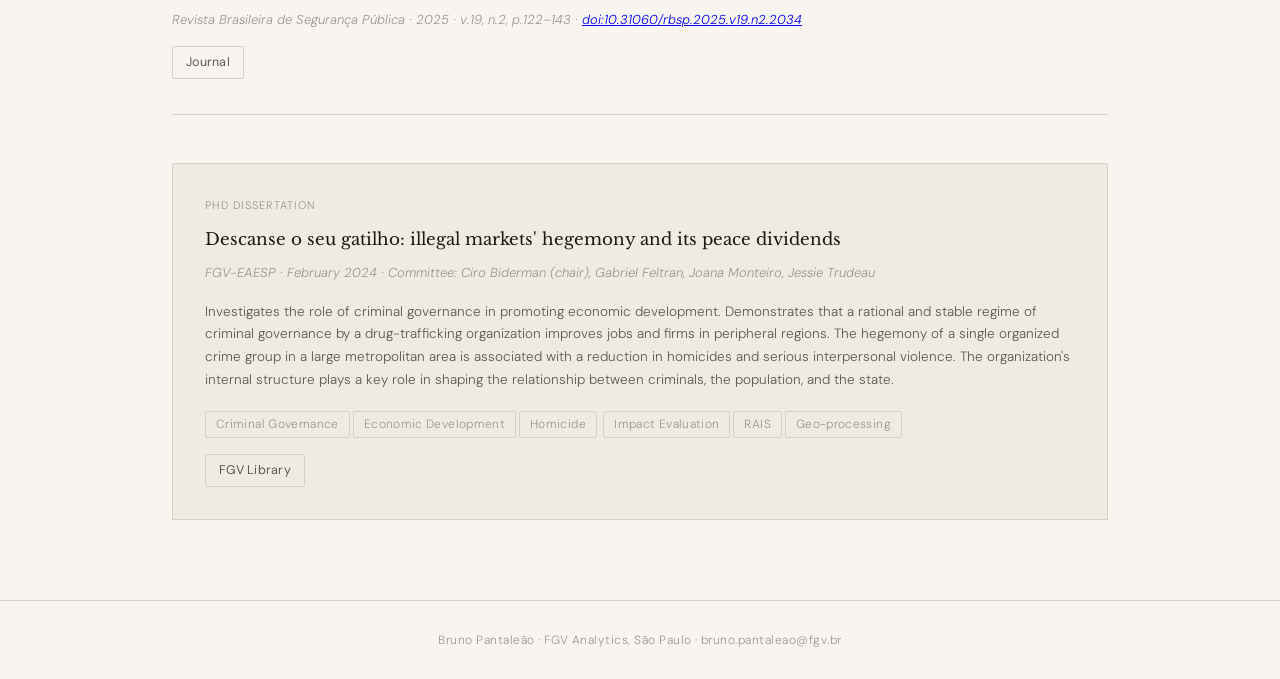
<file: research.html>
<!DOCTYPE html>
<html lang="en">
<head>
<meta charset="UTF-8">
<meta name="viewport" content="width=device-width, initial-scale=1.0">
<title>Published Research — Bruno Pantaleão</title>
<link rel="stylesheet" href="style.css">
<style>
.paper-item { padding: 2.2rem 0; }
.paper-content { max-width: 720px; }
.dissertation-block {
  border: 1px solid var(--rule);
  background: var(--paper-warm);
  padding: 2rem;
  margin-top: 3rem;
}
.dissertation-block h3 {
  font-family: var(--serif); font-size: 1.05rem;
  font-weight: 400; color: var(--ink); margin-bottom: 0.5rem;
}
.dissertation-meta { font-size: 13px; color: var(--ink-faint); font-style: italic; margin-bottom: 1rem; }
.dissertation-abstract { font-size: 13.5px; line-height: 1.7; color: var(--ink-muted); margin-bottom: 1rem; }
.keywords { font-size: 12px; color: var(--ink-faint); letter-spacing: 0.03em; }
.keywords span {
  display: inline-block; padding: 2px 10px;
  border: 1px solid var(--rule); border-radius: 2px; margin: 3px 3px 0 0;
}
</style>
</head>
<body>

<nav>
  <a href="index.html" class="nav-name">Bruno Pantaleão</a>
  <ul class="nav-links">
    <li><a href="research.html" class="active">Research</a></li>
    <li><a href="ongoing.html">On-going</a></li>
    <li><a href="policy.html">Policy</a></li>
    <li><a href="media.html">Media</a></li>
    <li><a href="teaching.html">Teaching</a></li>
    <li><a href="cv.html">CV</a></li>
  </ul>
</nav>

<div class="page-wrap">
  <div class="page-header">
    <p class="sub">Peer-reviewed</p>
    <h1>Published Research</h1>
  </div>

  <div class="paper-list">

    <div class="paper-item">
      <div class="paper-content">
        <span class="paper-badge">★ Job Market Paper</span>
        <p class="paper-title">Peace Dividends: Criminal Governance, Rational Violence, and Economic Development</p>
        <p class="paper-meta">American Political Science Review · <a href="https://doi.org/10.1017/S0003055425101354" target="_blank">doi:10.1017/S0003055425101354</a></p>
        <div class="paper-links">
          <a class="link-pill" href="https://doi.org/10.1017/S0003055425101354" target="_blank">Journal</a>
          <a class="link-pill" href="https://drive.google.com/file/d/1zH-c1opFgXNlQdxv9I9C5xtxwnGRassB/view?usp=sharing" target="_blank">Accepted version</a>
        </div>
        <button class="abstract-toggle" onclick="toggleAbstract(this)">Show abstract ↓</button>
        <div class="abstract-body paper-abstract">
          Shows that a stable, hegemonic drug-trafficking organization generates measurable improvements in local employment and firm creation in peripheral Brazilian neighborhoods. A rational and stable regime of criminal governance provided by a drug-trafficking organization promotes economic development in regions under-served by state services. The presence of an hegemonic criminal organization allows for more regular and predictable patterns of governance, and the organization's internal structure plays a key role in shaping the relationship between criminals, the population, and the state.
        </div>
      </div>
    </div>

    <div class="paper-item">
      <div class="paper-content">
        <p class="paper-title">Improving Police Management Boosts Economic Development: Evidence from Brazil</p>
        <p class="paper-meta">World Development  <a href="https://doi.org/10.1016/j.worlddev.2026.107345" target="_blank">doi:10.1016/j.worlddev.2026.107345</a></p>
        <div class="paper-links">
          <a class="link-pill" href="https://doi.org/10.1016/j.worlddev.2026.107345" target="_blank">Journal</a>
          <a class="link-pill" href="https://papers.ssrn.com/sol3/papers.cfm?abstract_id=5331115" target="_blank">Accepted version (SSRN)</a>
        </div>
      </div>
    </div>

    <div class="paper-item">
      <div class="paper-content">
        <p class="paper-title">When Elections Empower Crime: Political Protection and Milícia Expansion in Rio de Janeiro</p>
        <p class="paper-meta">Latin American Politics and Society · With Isabella C. Montini · <a href="https://doi.org/10.1017/lap.2025.10026" target="_blank">doi:10.1017/lap.2025.10026</a></p>
        <div class="paper-links">
          <a class="link-pill" href="https://doi.org/10.1017/lap.2025.10026" target="_blank">Journal</a>
          <a class="link-pill" href="https://drive.google.com/file/d/1lM3HpRDdRN-gI2L7htmTZKMocrf9PRkF/view?usp=sharing" target="_blank">Accepted version</a>
        </div>
      </div>
    </div>

    <div class="paper-item">
      <div class="paper-content">
        <p class="paper-title">Police Autonomy, Data-Driven Strategies, and Violence: Evidence from Brazil's Policing Reform</p>
        <p class="paper-meta">Journal of Development Economics · With Alberto Kopittke and Rafael Parfitt · <a href="https://doi.org/10.1016/j.jdeveco.2025.103603" target="_blank">doi:10.1016/j.jdeveco.2025.103603</a></p>
        <div class="paper-links">
          <a class="link-pill" href="https://doi.org/10.1016/j.jdeveco.2025.103603" target="_blank">Journal</a>
          <a class="link-pill" href="https://papers.ssrn.com/sol3/papers.cfm?abstract_id=5054958" target="_blank">Pre-print (SSRN)</a>
        </div>
      </div>
    </div>

    <div class="paper-item">
  <div class="paper-content">
    <p class="paper-title">Emergence of synthetic drugs in South America: insights from Brazil, Chile, and Colombia</p>
<p class="paper-meta">Harm Reduction Journal · 2026 · With Ignacio Bórquez, Gabriela Brogim, Ana Paula da Cunha, Noa Krawczyk, and Francisco I. Bastos · <a href="https://doi.org/10.1186/s12954-026-01480-4" target="_blank">doi:10.1186/s12954-026-01480-4</a></p>    <div class="paper-links">
      <a class="link-pill" href="https://doi.org/10.1186/s12954-026-01480-4" target="_blank">Journal</a>
    </div>
  </div>
</div>

    <div class="paper-item">
      <div class="paper-content">
        <p class="paper-title">The Cross-Border Spillover Effects of Cannabis Regulation in South America</p>
        <p class="paper-meta">Journal of Quantitative Criminology · 2025 · With Bruno de Assis, Giovanni di Pietra, and Rafael Parfitt · <a href="https://doi.org/10.1007/s10940-025-09603-z" target="_blank">doi:10.1007/s10940-025-09603-z</a></p>
        <div class="paper-links">
          <a class="link-pill" href="https://doi.org/10.1007/s10940-025-09603-z" target="_blank">Journal</a>
          <a class="link-pill" href="https://rdcu.be/ebRfM" target="_blank">Accepted version</a>
        </div>
      </div>
    </div>

    <div class="paper-item">
      <div class="paper-content">
        <p class="paper-title">Enxugando Gelo: Apresentando os Microdados das Apreensões de Drogas no Sul do Brasil</p>
        <p class="paper-meta">Revista Brasileira de Segurança Pública · 2025 · v.19, n.2, p.122–143 · <a href="https://doi.org/10.31060/rbsp.2025.v19.n2.2034" target="_blank">doi:10.31060/rbsp.2025.v19.n2.2034</a></p>
        <div class="paper-links">
          <a class="link-pill" href="https://revista.forumseguranca.org.br/rbsp/article/view/2034" target="_blank">Journal</a>
        </div>
      </div>
    </div>

  </div>

  <div class="dissertation-block">
    <p class="sub" style="font-size:11px;letter-spacing:0.09em;text-transform:uppercase;color:var(--ink-faint);margin-bottom:0.7rem;">PhD Dissertation</p>
    <h3>Descanse o seu gatilho: illegal markets' hegemony and its peace dividends</h3>
    <p class="dissertation-meta">FGV-EAESP · February 2024 · Committee: Ciro Biderman (chair), Gabriel Feltran, Joana Monteiro, Jessie Trudeau</p>
    <p class="dissertation-abstract">
      Investigates the role of criminal governance in promoting economic development. Demonstrates that a rational and stable regime of criminal governance by a drug-trafficking organization improves jobs and firms in peripheral regions. The hegemony of a single organized crime group in a large metropolitan area is associated with a reduction in homicides and serious interpersonal violence. The organization's internal structure plays a key role in shaping the relationship between criminals, the population, and the state.
    </p>
    <p class="keywords">
      <span>Criminal Governance</span><span>Economic Development</span><span>Homicide</span>
      <span>Impact Evaluation</span><span>RAIS</span><span>Geo-processing</span>
    </p>
    <div class="paper-links" style="margin-top:1rem;">
      <a class="link-pill" href="https://repositorio.fgv.br/server/api/core/bitstreams/30971c50-55c6-40e9-854c-0634ab1d36b4/content" target="_blank">FGV Library</a>
    </div>
  </div>
</div>

<footer>Bruno Pantaleão · FGV Analytics, São Paulo · <a href="mailto:bruno.pantaleao@fgv.br" style="color:var(--ink-faint);text-decoration:none;">bruno.pantaleao@fgv.br</a></footer>

<script>
function toggleAbstract(btn) {
  const body = btn.nextElementSibling;
  body.classList.toggle('open');
  btn.textContent = body.classList.contains('open') ? 'Hide abstract ↑' : 'Show abstract ↓';
}
</script>
</body>
</html>
</file>
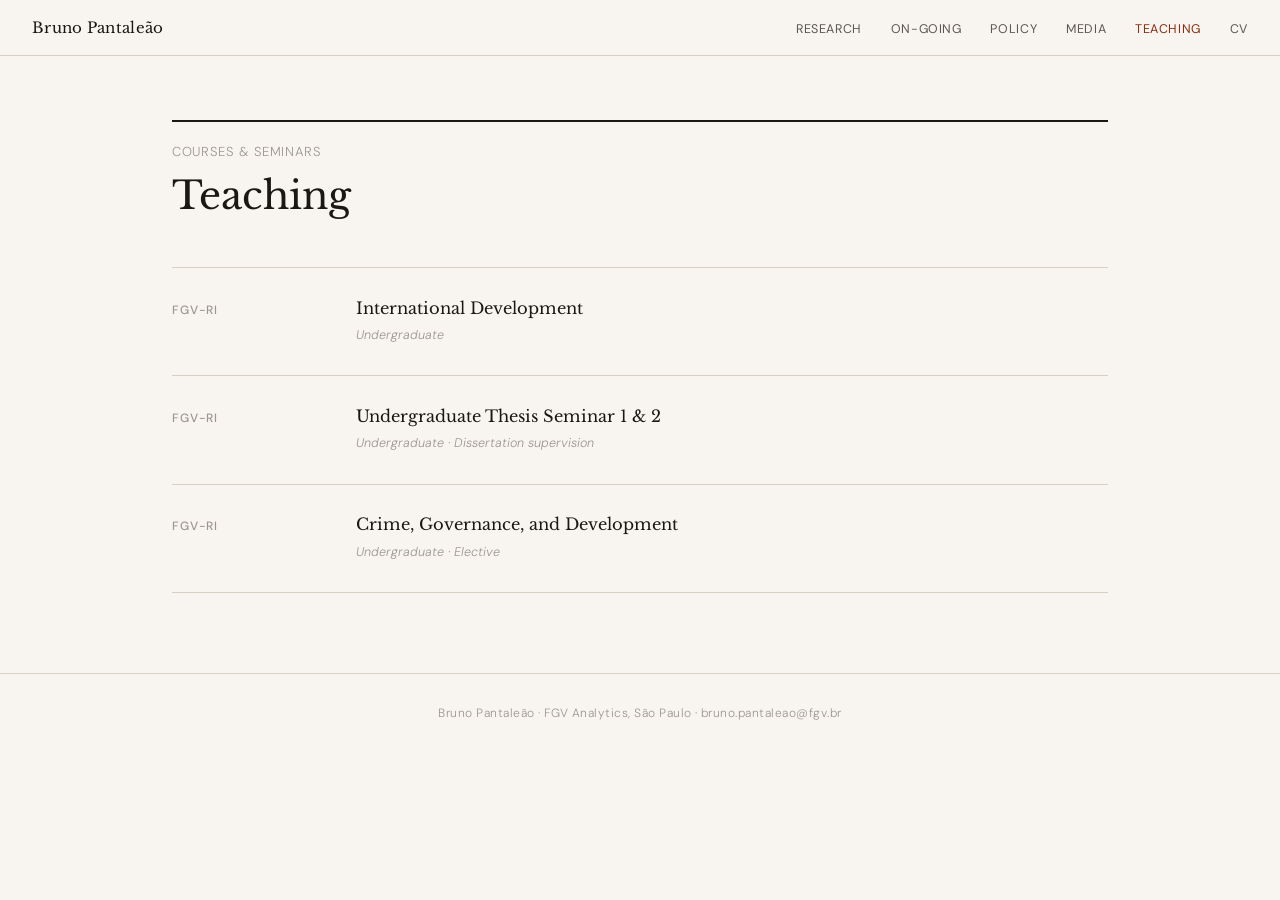
<file: teaching.html>
<!DOCTYPE html>
<html lang="en">
<head>
<meta charset="UTF-8">
<meta name="viewport" content="width=device-width, initial-scale=1.0">
<title>Teaching — Bruno Pantaleão</title>
<link rel="stylesheet" href="style.css">
<style>
.teaching-list { display: flex; flex-direction: column; }
.teaching-item {
  border-top: 1px solid var(--rule);
  padding: 1.8rem 0;
  display: grid;
  grid-template-columns: 160px 1fr;
  gap: 1.5rem;
  align-items: start;
}
.teaching-item:last-child { border-bottom: 1px solid var(--rule); }
.teaching-inst {
  font-size: 12px; font-weight: 500;
  letter-spacing: 0.07em; text-transform: uppercase;
  color: var(--ink-faint); padding-top: 3px;
}
.teaching-course {
  font-family: var(--serif); font-size: 1.02rem;
  font-weight: 400; line-height: 1.45; color: var(--ink);
  margin-bottom: 0.3rem;
}
.teaching-level {
  font-size: 12.5px; color: var(--ink-faint); font-style: italic;
}
@media (max-width: 500px) {
  .teaching-item { grid-template-columns: 1fr; gap: 0.3rem; }
}
</style>
</head>
<body>

<nav>
  <a href="index.html" class="nav-name">Bruno Pantaleão</a>
  <ul class="nav-links">
    <li><a href="research.html">Research</a></li>
    <li><a href="ongoing.html">On-going</a></li>
    <li><a href="policy.html">Policy</a></li>
    <li><a href="media.html">Media</a></li>
    <li><a href="teaching.html" class="active">Teaching</a></li>
    <li><a href="cv.html">CV</a></li>
  </ul>
</nav>

<div class="page-wrap">
  <div class="page-header">
    <p class="sub">Courses &amp; seminars</p>
    <h1>Teaching</h1>
  </div>

  <div class="teaching-list">

    <div class="teaching-item">
      <span class="teaching-inst">FGV-RI</span>
      <div>
        <p class="teaching-course">International Development</p>
        <p class="teaching-level">Undergraduate</p>
      </div>
    </div>

    <div class="teaching-item">
      <span class="teaching-inst">FGV-RI</span>
      <div>
        <p class="teaching-course">Undergraduate Thesis Seminar 1 &amp; 2</p>
        <p class="teaching-level">Undergraduate · Dissertation supervision</p>
      </div>
    </div>

    <div class="teaching-item">
      <span class="teaching-inst">FGV-RI</span>
      <div>
        <p class="teaching-course">Crime, Governance, and Development</p>
        <p class="teaching-level">Undergraduate · Elective</p>
      </div>
    </div>

  </div>
</div>

<footer>Bruno Pantaleão · FGV Analytics, São Paulo · <a href="mailto:bruno.pantaleao@fgv.br" style="color:var(--ink-faint);text-decoration:none;">bruno.pantaleao@fgv.br</a></footer>
</body>
</html>
</file>
<file: style.css>
@import url('https://fonts.googleapis.com/css2?family=Libre+Baskerville:ital,wght@0,400;0,700;1,400&family=DM+Sans:opsz,wght@9..40,300;9..40,400;9..40,500&display=swap');

*, *::before, *::after { box-sizing: border-box; margin: 0; padding: 0; }

:root {
  --ink: #1a1714;
  --ink-muted: #5c5750;
  --ink-faint: #9c9590;
  --paper: #f8f5f0;
  --paper-warm: #f0ebe2;
  --rule: #d8d0c4;
  --accent: #8b2e12;
  --accent-light: #c4501e;
  --serif: 'Libre Baskerville', Georgia, serif;
  --sans: 'DM Sans', system-ui, sans-serif;
  --max: 1000px;
}

html { scroll-behavior: smooth; }

body {
  background: var(--paper);
  color: var(--ink);
  font-family: var(--sans);
  font-weight: 300;
  line-height: 1.7;
  font-size: 16px;
  min-height: 100vh;
}

/* ── NAV ── */
nav {
  position: sticky; top: 0; z-index: 100;
  background: var(--paper);
  border-bottom: 1px solid var(--rule);
  padding: 0 2rem;
  display: flex; align-items: center; justify-content: space-between;
  height: 56px;
}
.nav-name {
  font-family: var(--serif);
  font-size: 15px;
  letter-spacing: 0.02em;
  color: var(--ink);
  text-decoration: none;
  white-space: nowrap;
}
.nav-links { display: flex; gap: 1.8rem; list-style: none; }
.nav-links a {
  font-size: 12.5px; font-weight: 400;
  color: var(--ink-muted); text-decoration: none;
  letter-spacing: 0.05em; text-transform: uppercase;
  transition: color 0.2s; white-space: nowrap;
}
.nav-links a:hover, .nav-links a.active { color: var(--accent); }

/* ── PAGE SHELL ── */
.page-wrap {
  max-width: var(--max);
  margin: 0 auto;
  padding: 4rem 2rem 5rem;
}

/* ── PAGE HEADER ── */
.page-header {
  border-top: 2px solid var(--ink);
  padding-top: 1.2rem;
  margin-bottom: 3rem;
}
.page-header h1 {
  font-family: var(--serif);
  font-size: clamp(1.6rem, 4vw, 2.4rem);
  font-weight: 400;
  color: var(--ink);
  line-height: 1.2;
}
.page-header .sub {
  font-size: 13px; color: var(--ink-faint);
  letter-spacing: 0.05em; text-transform: uppercase;
  margin-bottom: 0.6rem;
}

/* ── SECTION DIVIDER ── */
.section-rule {
  border: none; border-top: 1px solid var(--rule);
  margin: 3rem 0;
}

/* ── LINK PILLS ── */
.link-pill {
  display: inline-flex; align-items: center; gap: 6px;
  padding: 5px 13px;
  border: 1px solid var(--rule);
  border-radius: 2px;
  font-size: 12.5px; font-weight: 400;
  color: var(--ink-muted); text-decoration: none;
  background: transparent;
  transition: all 0.18s; letter-spacing: 0.02em;
}
.link-pill:hover { background: var(--ink); color: var(--paper); border-color: var(--ink); }
.link-pill svg { width: 13px; height: 13px; flex-shrink: 0; }

/* ── PAPER / RESEARCH CARDS ── */
.paper-list { display: flex; flex-direction: column; gap: 0; }
.paper-item {
  border-top: 1px solid var(--rule);
  padding: 2rem 0;
  display: grid;
  grid-template-columns: 1fr auto;
  gap: 1rem;
  align-items: start;
}
.paper-item:last-child { border-bottom: 1px solid var(--rule); }
.paper-num {
  font-family: var(--serif); font-size: 0.85rem;
  color: var(--ink-faint); margin-bottom: 0.4rem;
}
.paper-badge {
  font-size: 11px; font-weight: 500;
  letter-spacing: 0.1em; text-transform: uppercase;
  color: var(--accent); display: block; margin-bottom: 0.5rem;
}
.paper-title {
  font-family: var(--serif);
  font-size: 1.05rem; font-weight: 400;
  line-height: 1.45; color: var(--ink);
  margin-bottom: 0.4rem;
}
.paper-meta {
  font-size: 13px; color: var(--ink-faint);
  font-style: italic; margin-bottom: 0.7rem;
}
.paper-abstract {
  font-size: 13.5px; line-height: 1.7;
  color: var(--ink-muted); margin-top: 0.8rem;
  max-width: 680px;
}
.paper-links { display: flex; flex-wrap: wrap; gap: 8px; margin-top: 0.9rem; }

/* Accordion for abstracts */
.abstract-toggle {
  background: none; border: none; cursor: pointer;
  font-size: 12px; color: var(--accent);
  letter-spacing: 0.04em; padding: 0;
  margin-top: 0.4rem; display: inline-block;
  font-family: var(--sans); font-weight: 400;
}
.abstract-toggle:hover { text-decoration: underline; }
.abstract-body { display: none; }
.abstract-body.open { display: block; }

/* ── FOOTER ── */
footer {
  border-top: 1px solid var(--rule);
  padding: 1.8rem 2rem;
  text-align: center;
  font-size: 12px; color: var(--ink-faint);
  letter-spacing: 0.04em;
}

/* ── RESPONSIVE ── */
@media (max-width: 680px) {
  nav { padding: 0 1rem; }
  .nav-links { gap: 1rem; }
  .nav-links li:nth-child(n+4) { display: none; }
  .page-wrap { padding: 2.5rem 1.25rem 4rem; }
  .paper-item { grid-template-columns: 1fr; }
}
</file>
